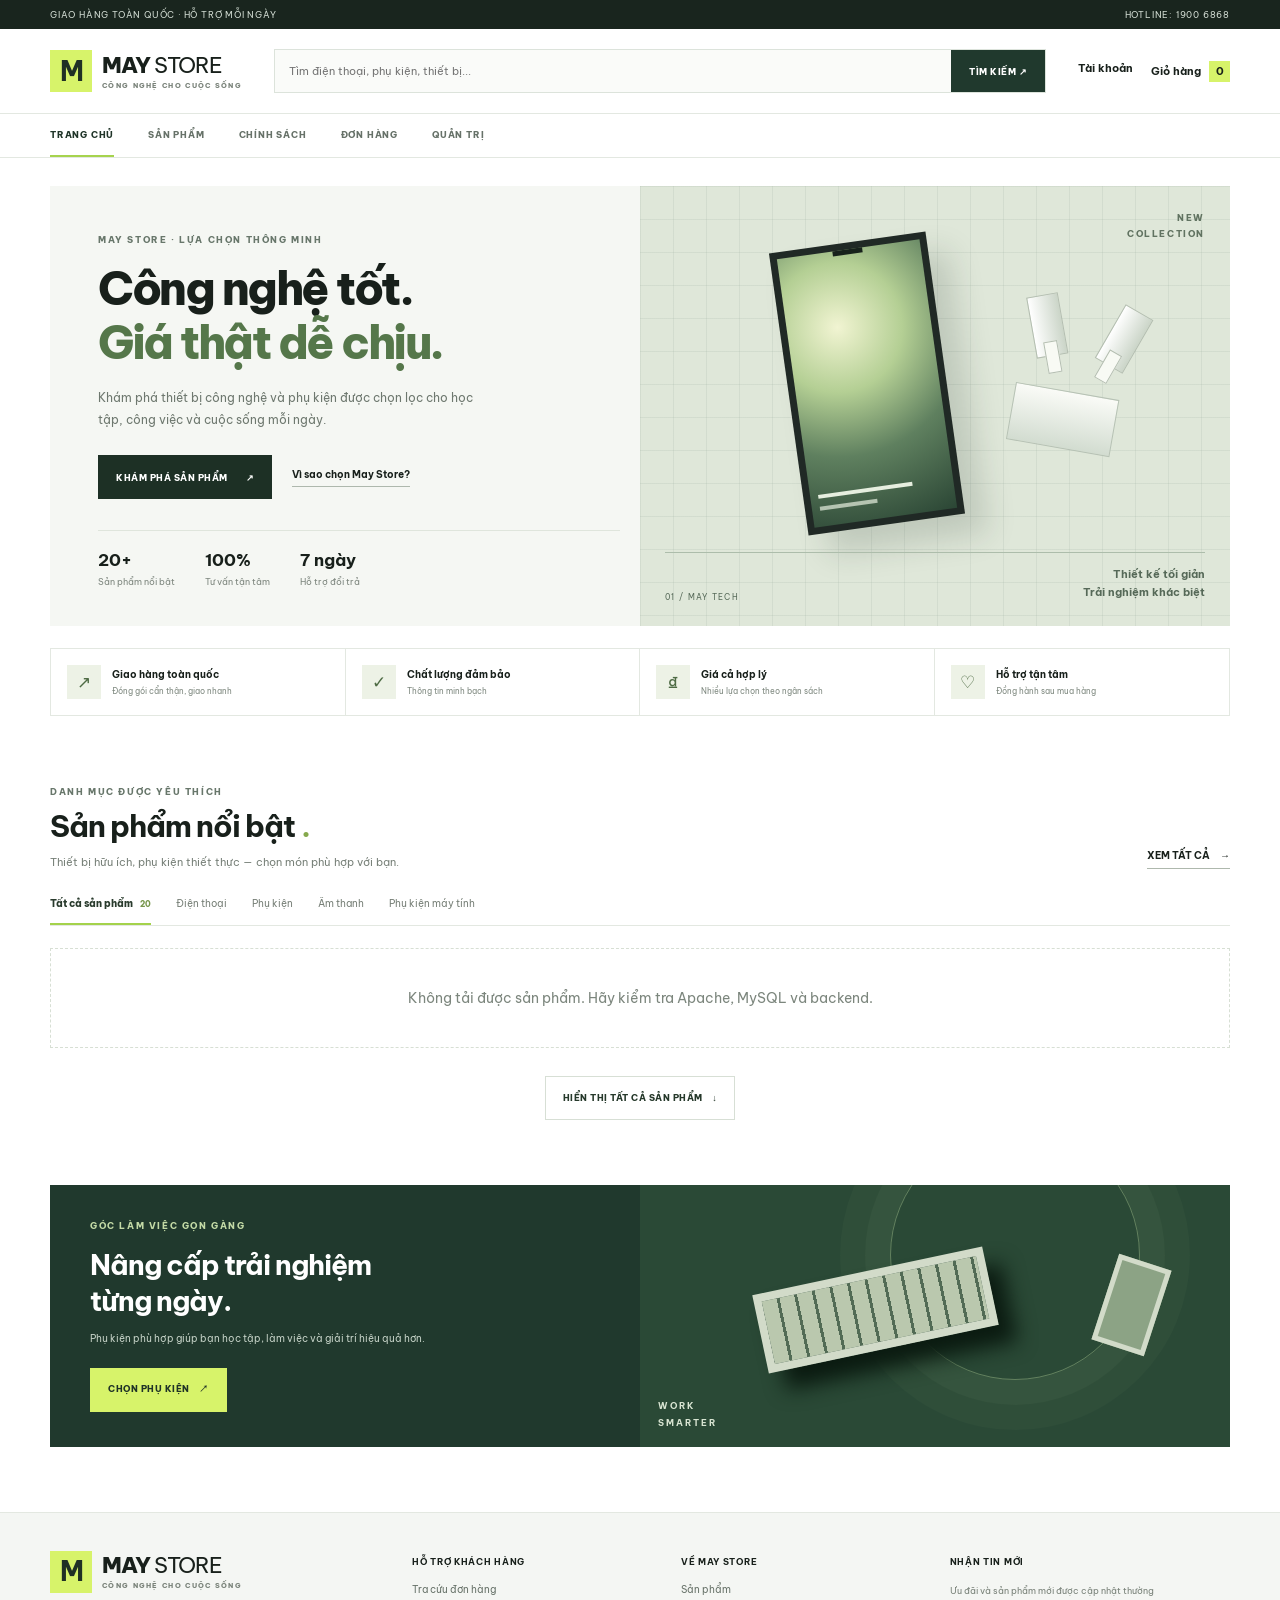
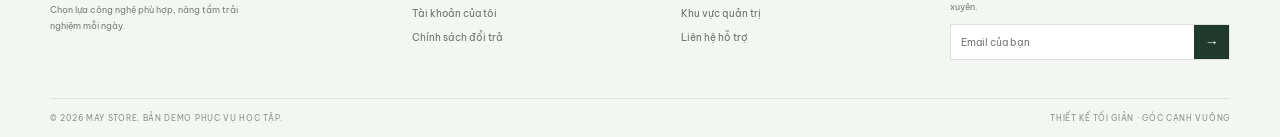
<file: frontend/index.html>
<!DOCTYPE html>
<html lang="vi">
 <head>
  <meta charset="utf-8"/>
  <meta content="width=device-width, initial-scale=1" name="viewport"/>
  <meta content="May Store - cửa hàng thiết bị công nghệ" name="description"/>
  <title>
   May Store | Công nghệ cho cuộc sống
  </title>
  <link href="assets/css/style.css" rel="stylesheet"/>
 </head>
 <body>
  <header>
   <div class="topbar">
    <div class="wrap topbar-in">
     <span>
      GIAO HÀNG TOÀN QUỐC · HỖ TRỢ MỖI NGÀY
     </span>
     <span>
      HOTLINE: 1900 6868
     </span>
    </div>
   </div>
   <div class="wrap head">
    <a class="brand" href="index.html">
     <b class="brand-mark">
      M
     </b>
     <span>
      MAY
      <span class="light">
       STORE
      </span>
      <small>
       CÔNG NGHỆ CHO CUỘC SỐNG
      </small>
     </span>
    </a>
    <form class="search" id="search-form">
     <input aria-label="Tìm sản phẩm" id="search-input" placeholder="Tìm điện thoại, phụ kiện, thiết bị..."/>
     <button>
      TÌM KIẾM ↗
     </button>
    </form>
    <div class="head-links">
     <a href="login.html">
      Tài khoản
     </a>
     <a href="cart.html">
      Giỏ hàng
      <b id="cart-count">
       0
      </b>
     </a>
    </div>
   </div>
   <nav>
    <div class="wrap nav-in">
     <a class="chosen" href="index.html">
      TRANG CHỦ
     </a>
     <a href="#products">
      SẢN PHẨM
     </a>
     <a href="#benefits">
      CHÍNH SÁCH
     </a>
     <a href="orders.html">
      ĐƠN HÀNG
     </a>
     <a href="admin/dashboard.html">
      QUẢN TRỊ
     </a>
    </div>
   </nav>
  </header>
  <main>
   <section class="hero wrap">
    <div class="hero-copy">
     <p class="eyebrow">
      MAY STORE · LỰA CHỌN THÔNG MINH
     </p>
     <h1>
      Công nghệ tốt.
      <br/>
      <span>
       Giá thật dễ chịu.
      </span>
     </h1>
     <p class="intro">
      Khám phá thiết bị công nghệ và phụ kiện được chọn lọc cho học tập, công việc và cuộc sống mỗi ngày.
     </p>
     <div class="hero-actions">
      <a class="btn dark" href="#products">
       KHÁM PHÁ SẢN PHẨM
       <b>
        ↗
       </b>
      </a>
      <a class="under-link" href="#benefits">
       Vì sao chọn May Store?
      </a>
     </div>
     <div class="stats">
      <div>
       <b>
        20+
       </b>
       <small>
        Sản phẩm nổi bật
       </small>
      </div>
      <div>
       <b>
        100%
       </b>
       <small>
        Tư vấn tận tâm
       </small>
      </div>
      <div>
       <b>
        7 ngày
       </b>
       <small>
        Hỗ trợ đổi trả
       </small>
      </div>
     </div>
    </div>
    <div class="hero-art">
     <div class="grid-pattern">
     </div>
     <span class="art-top">
      NEW
      <br/>
      COLLECTION
     </span>
     <div class="phone">
      <div class="phone-orb">
      </div>
      <i>
      </i>
      <em>
      </em>
     </div>
     <div class="buds">
      <i>
      </i>
      <i>
      </i>
      <b>
      </b>
     </div>
     <div class="art-bottom">
      <small>
       01 / MAY TECH
      </small>
      <b>
       Thiết kế tối giản
       <br/>
       Trải nghiệm khác biệt
      </b>
     </div>
    </div>
   </section>
   <section class="wrap benefits" id="benefits">
    <div>
     <i>
      ↗
     </i>
     <p>
      <b>
       Giao hàng toàn quốc
      </b>
      <small>
       Đóng gói cẩn thận, giao nhanh
      </small>
     </p>
    </div>
    <div>
     <i>
      ✓
     </i>
     <p>
      <b>
       Chất lượng đảm bảo
      </b>
      <small>
       Thông tin minh bạch
      </small>
     </p>
    </div>
    <div>
     <i>
      ₫
     </i>
     <p>
      <b>
       Giá cả hợp lý
      </b>
      <small>
       Nhiều lựa chọn theo ngân sách
      </small>
     </p>
    </div>
    <div>
     <i>
      ♡
     </i>
     <p>
      <b>
       Hỗ trợ tận tâm
      </b>
      <small>
       Đồng hành sau mua hàng
      </small>
     </p>
    </div>
   </section>
   <section class="wrap products" id="products">
    <div class="section-head">
     <div>
      <p class="eyebrow">
       DANH MỤC ĐƯỢC YÊU THÍCH
      </p>
      <h2>
       Sản phẩm nổi bật
       <span>
        .
       </span>
      </h2>
      <p class="sub">
       Thiết bị hữu ích, phụ kiện thiết thực — chọn món phù hợp với bạn.
      </p>
     </div>
     <a class="under-link" href="#products">
      XEM TẤT CẢ　→
     </a>
    </div>
    <div class="tabs" id="category-tabs">
     <button class="active" data-category="Tất cả">
      Tất cả sản phẩm
      <small>
       20
      </small>
     </button>
     <button data-category="Điện thoại">
      Điện thoại
     </button>
     <button data-category="Phụ kiện">
      Phụ kiện
     </button>
     <button data-category="Âm thanh">
      Âm thanh
     </button>
     <button data-category="Phụ kiện máy tính">
      Phụ kiện máy tính
     </button>
    </div>
    <div class="product-grid" id="product-grid">
    </div>
    <div class="center">
     <button class="btn outline" id="show-all">
      HIỂN THỊ TẤT CẢ SẢN PHẨM　↓
     </button>
    </div>
   </section>
   <section class="wrap promo">
    <div>
     <p class="eyebrow">
      GÓC LÀM VIỆC GỌN GÀNG
     </p>
     <h2>
      Nâng cấp trải nghiệm
      <br/>
      từng ngày.
     </h2>
     <p>
      Phụ kiện phù hợp giúp bạn học tập, làm việc và giải trí hiệu quả hơn.
     </p>
     <a class="btn lime" href="#products">
      CHỌN PHỤ KIỆN　↗
     </a>
    </div>
    <div class="promo-art">
     <div class="ring">
     </div>
     <div class="keyboard">
     </div>
     <div class="mouse">
     </div>
     <b>
      WORK
      <br/>
      SMARTER
     </b>
    </div>
   </section>
  </main>
  <footer>
   <div class="wrap footer-grid">
    <div>
     <a class="brand" href="index.html">
      <b class="brand-mark">
       M
      </b>
      <span>
       MAY
       <span class="light">
        STORE
       </span>
       <small>
        CÔNG NGHỆ CHO CUỘC SỐNG
       </small>
      </span>
     </a>
     <p>
      Chọn lựa công nghệ phù hợp, nâng tầm trải nghiệm mỗi ngày.
     </p>
    </div>
    <div>
     <b>
      HỖ TRỢ KHÁCH HÀNG
     </b>
     <a href="orders.html">
      Tra cứu đơn hàng
     </a>
     <a href="profile.html">
      Tài khoản của tôi
     </a>
     <a href="#benefits">
      Chính sách đổi trả
     </a>
    </div>
    <div>
     <b>
      VỀ MAY STORE
     </b>
     <a href="#products">
      Sản phẩm
     </a>
     <a href="admin/dashboard.html">
      Khu vực quản trị
     </a>
     <a href="mailto:hotro@maystore.local">
      Liên hệ hỗ trợ
     </a>
    </div>
    <div>
     <b>
      NHẬN TIN MỚI
     </b>
     <p>
      Ưu đãi và sản phẩm mới được cập nhật thường xuyên.
     </p>
     <form id="newsletter">
      <input placeholder="Email của bạn" required="" type="email"/>
      <button>
       →
      </button>
     </form>
    </div>
   </div>
   <div class="wrap foot-bottom">
    <span>
     © 2026 MAY STORE. BẢN DEMO PHỤC VỤ HỌC TẬP.
    </span>
    <span>
     THIẾT KẾ TỐI GIẢN · GÓC CẠNH VUÔNG
    </span>
   </div>
  </footer>
  <div class="toast" id="toast">
  </div>
  <script src="assets/js/main.js">
  </script>
 </body>
</html>
</file>
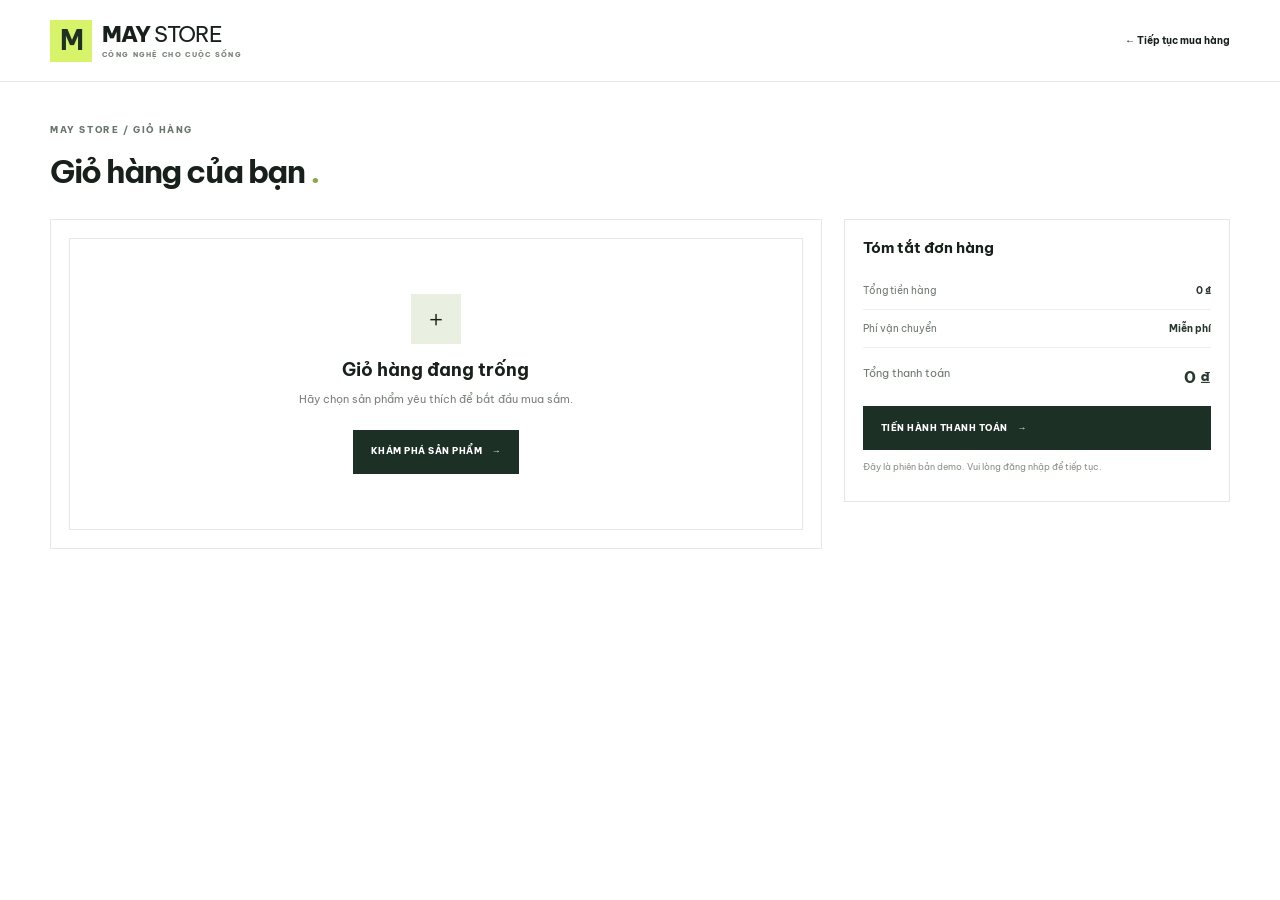
<file: frontend/cart.html>
<!DOCTYPE html>
<html lang="vi">
 <head>
  <meta charset="utf-8"/>
  <meta content="width=device-width,initial-scale=1" name="viewport"/>
  <title>
   Giỏ hàng | May Store
  </title>
  <link href="assets/css/style.css" rel="stylesheet"/>
  <link href="assets/css/pages.css" rel="stylesheet"/>
 </head>
 <body>
  <header class="simple-head">
   <a class="brand" href="index.html">
    <b class="brand-mark">
     M
    </b>
    <span>
     MAY
     <span class="light">
      STORE
     </span>
     <small>
      CÔNG NGHỆ CHO CUỘC SỐNG
     </small>
    </span>
   </a>
   <a href="index.html">
    ← Tiếp tục mua hàng
   </a>
  </header>
  <main class="page-wrap">
   <p class="eyebrow">
    MAY STORE / GIỎ HÀNG
   </p>
   <h1 class="page-title">
    Giỏ hàng của bạn
    <span>
     .
    </span>
   </h1>
   <div class="cart-layout">
    <section class="cart-table" id="cart-table">
    </section>
    <aside class="summary-panel">
     <h2>
      Tóm tắt đơn hàng
     </h2>
     <div class="summary-row">
      <span>
       Tổng tiền hàng
      </span>
      <b id="cart-subtotal">
       0 ₫
      </b>
     </div>
     <div class="summary-row">
      <span>
       Phí vận chuyển
      </span>
      <b>
       Miễn phí
      </b>
     </div>
     <div class="summary-row total">
      <span>
       Tổng thanh toán
      </span>
      <b id="cart-total">
       0 ₫
      </b>
     </div>
     <button class="btn dark full" id="checkout-btn">
      TIẾN HÀNH THANH TOÁN　→
     </button>
     <p class="summary-note">
      Đây là phiên bản demo. Vui lòng đăng nhập để tiếp tục.
     </p>
    </aside>
   </div>
  </main>
  <script src="assets/js/pages.js">
  </script>
 </body>
</html>
</file>
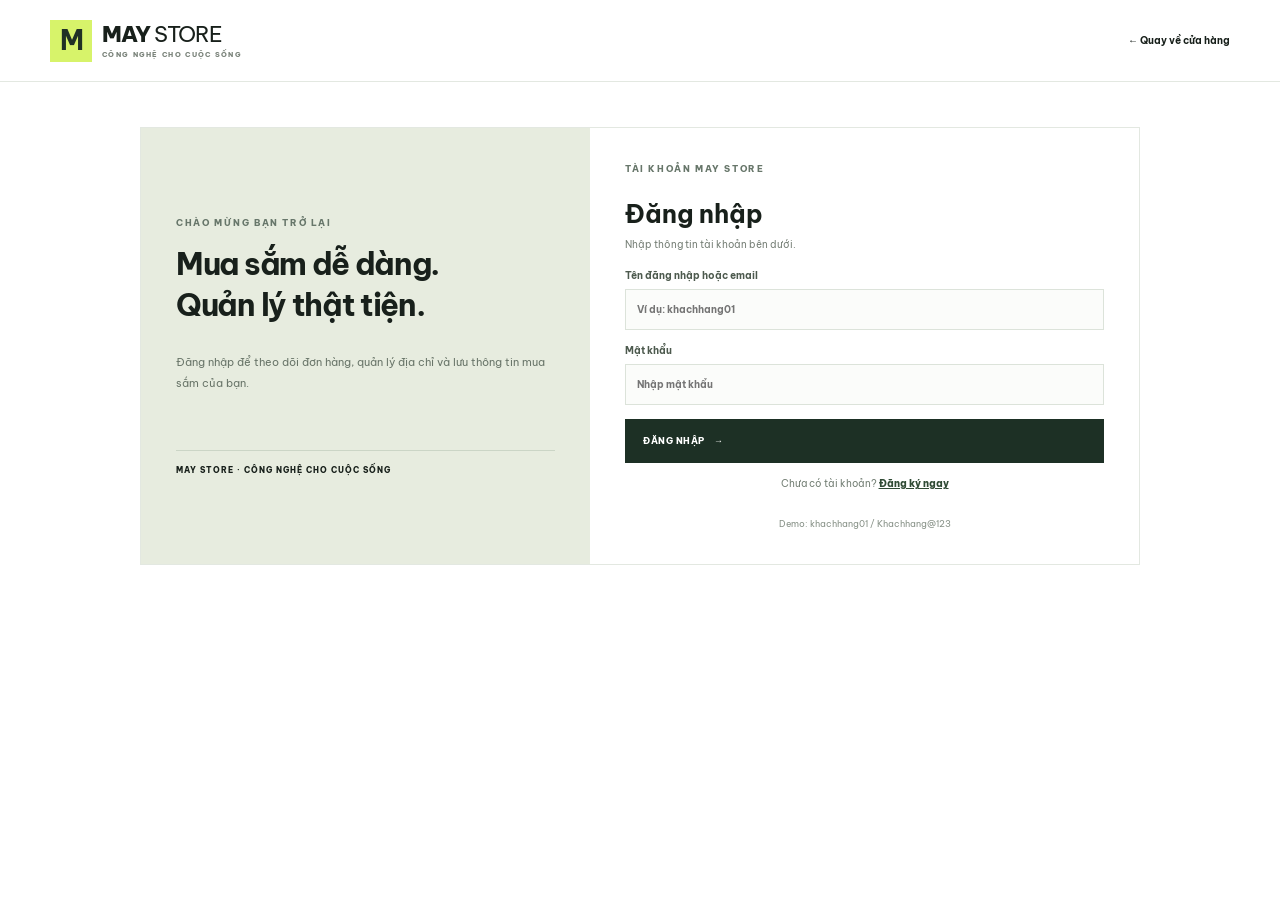
<file: frontend/login.html>
<!DOCTYPE html>
<html lang="vi">
 <head>
  <meta charset="utf-8"/>
  <meta content="width=device-width,initial-scale=1" name="viewport"/>
  <title>
   Đăng nhập | May Store
  </title>
  <link href="assets/css/style.css" rel="stylesheet"/>
  <link href="assets/css/pages.css" rel="stylesheet"/>
 </head>
 <body>
  <header class="simple-head">
   <a class="brand" href="index.html">
    <b class="brand-mark">
     M
    </b>
    <span>
     MAY
     <span class="light">
      STORE
     </span>
     <small>
      CÔNG NGHỆ CHO CUỘC SỐNG
     </small>
    </span>
   </a>
   <a href="index.html">
    ← Quay về cửa hàng
   </a>
  </header>
  <main class="auth-wrap">
   <section class="auth-side">
    <p class="eyebrow">
     CHÀO MỪNG BẠN TRỞ LẠI
    </p>
    <h1>
     Mua sắm dễ dàng.
     <br/>
     Quản lý thật tiện.
    </h1>
    <p>
     Đăng nhập để theo dõi đơn hàng, quản lý địa chỉ và lưu thông tin mua sắm của bạn.
    </p>
    <div class="auth-note">
     MAY STORE · CÔNG NGHỆ CHO CUỘC SỐNG
    </div>
   </section>
   <form class="form-panel" id="login-form">
    <p class="eyebrow">
     TÀI KHOẢN MAY STORE
    </p>
    <h2>
     Đăng nhập
    </h2>
    <p class="form-intro">
     Nhập thông tin tài khoản bên dưới.
    </p>
    <label>
     Tên đăng nhập hoặc email
     <input name="ten_dang_nhap" placeholder="Ví dụ: khachhang01" required=""/>
    </label>
    <label>
     Mật khẩu
     <input name="mat_khau" placeholder="Nhập mật khẩu" required="" type="password"/>
    </label>
    <button class="btn dark full">
     ĐĂNG NHẬP　→
    </button>
    <p class="form-foot">
     Chưa có tài khoản?
     <a href="register.html">
      Đăng ký ngay
     </a>
    </p>
    <p class="form-message" id="form-message">
    </p>
    <small class="demo-hint">
     Demo: khachhang01 / Khachhang@123
    </small>
   </form>
  </main>
  <script src="assets/js/pages.js">
  </script>
 </body>
</html>
</file>
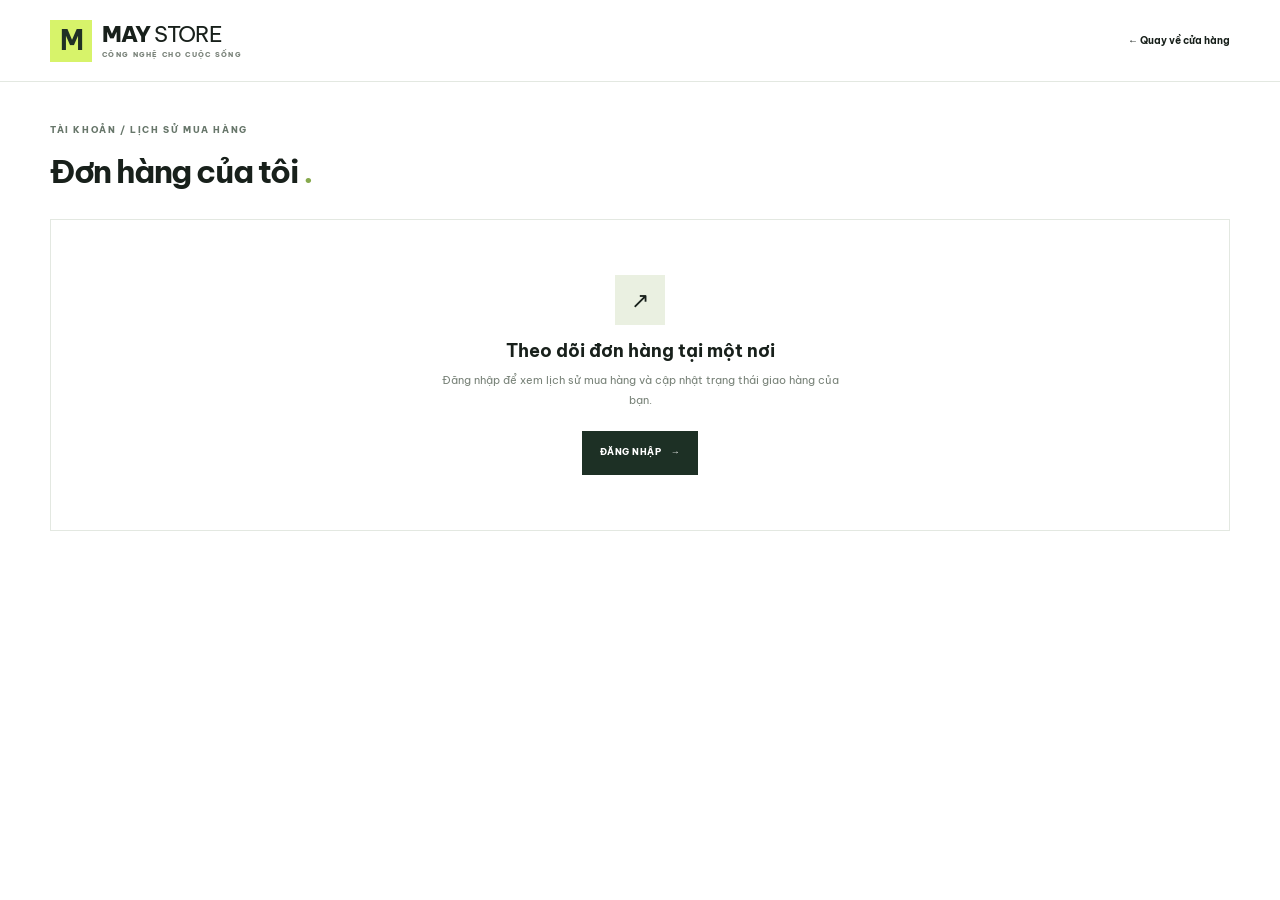
<file: frontend/orders.html>
<!DOCTYPE html>
<html lang="vi">
 <head>
  <meta charset="utf-8"/>
  <meta content="width=device-width,initial-scale=1" name="viewport"/>
  <title>
   Đơn hàng | May Store
  </title>
  <link href="assets/css/style.css" rel="stylesheet"/>
  <link href="assets/css/pages.css" rel="stylesheet"/>
 </head>
 <body>
  <header class="simple-head">
   <a class="brand" href="index.html">
    <b class="brand-mark">
     M
    </b>
    <span>
     MAY
     <span class="light">
      STORE
     </span>
     <small>
      CÔNG NGHỆ CHO CUỘC SỐNG
     </small>
    </span>
   </a>
   <a href="index.html">
    ← Quay về cửa hàng
   </a>
  </header>
  <main class="page-wrap">
   <p class="eyebrow">
    TÀI KHOẢN / LỊCH SỬ MUA HÀNG
   </p>
   <h1 class="page-title">
    Đơn hàng của tôi
    <span>
     .
    </span>
   </h1>
   <div class="empty-panel">
    <div class="empty-icon">
     ↗
    </div>
    <h2>
     Theo dõi đơn hàng tại một nơi
    </h2>
    <p>
     Đăng nhập để xem lịch sử mua hàng và cập nhật trạng thái giao hàng của bạn.
    </p>
    <a class="btn dark" href="login.html">
     ĐĂNG NHẬP　→
    </a>
   </div>
  </main>
 </body>
</html>
</file>
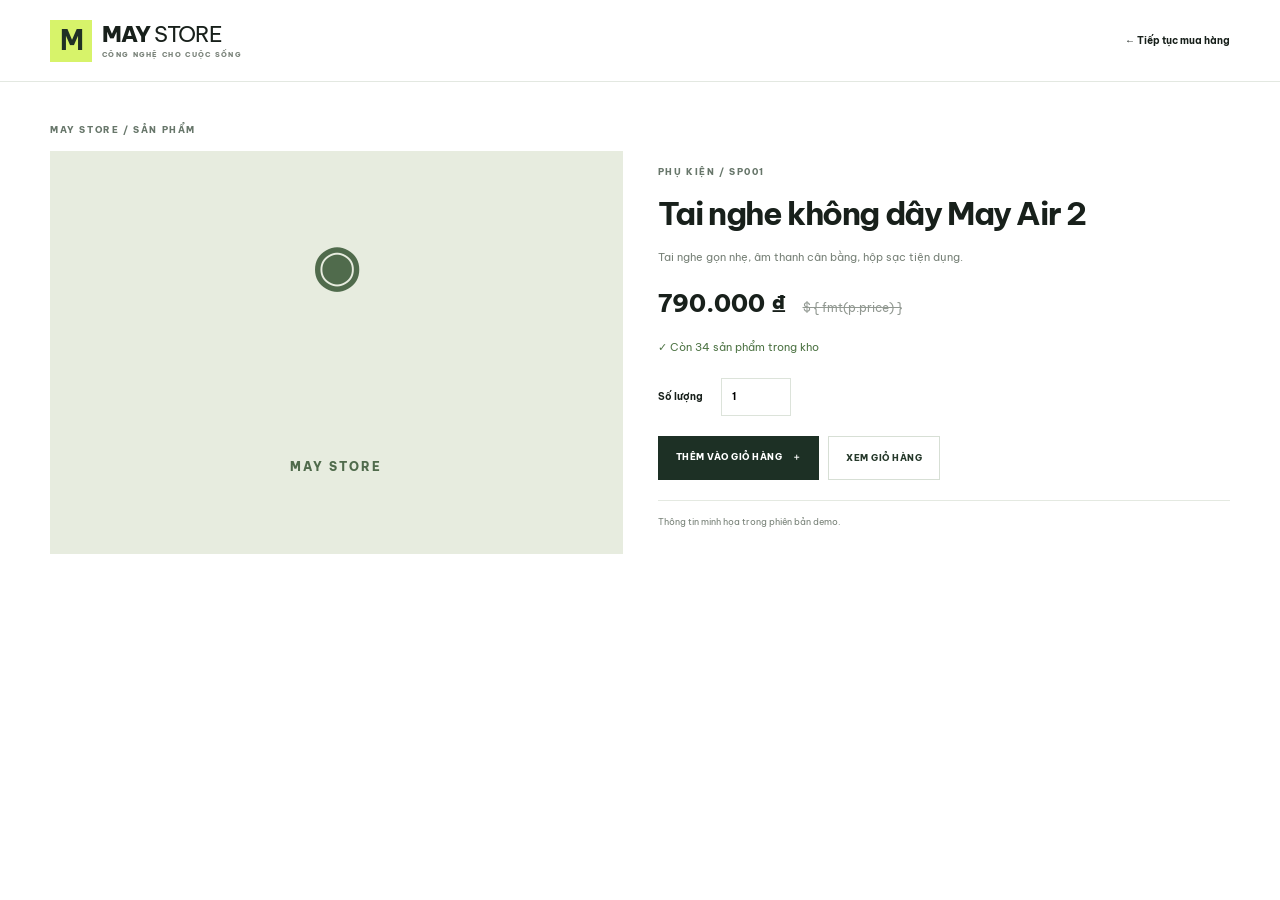
<file: frontend/product_detail.html>
<!DOCTYPE html>
<html lang="vi">
 <head>
  <meta charset="utf-8"/>
  <meta content="width=device-width,initial-scale=1" name="viewport"/>
  <title>
   Chi tiết sản phẩm | May Store
  </title>
  <link href="assets/css/style.css" rel="stylesheet"/>
  <link href="assets/css/pages.css" rel="stylesheet"/>
 </head>
 <body>
  <header class="simple-head">
   <a class="brand" href="index.html">
    <b class="brand-mark">
     M
    </b>
    <span>
     MAY
     <span class="light">
      STORE
     </span>
     <small>
      CÔNG NGHỆ CHO CUỘC SỐNG
     </small>
    </span>
   </a>
   <a href="index.html">
    ← Tiếp tục mua hàng
   </a>
  </header>
  <main class="page-wrap">
   <p class="eyebrow">
    MAY STORE / SẢN PHẨM
   </p>
   <div id="detail-root">
   </div>
  </main>
  <script src="assets/js/product-detail.js">
  </script>
 </body>
</html>
</file>
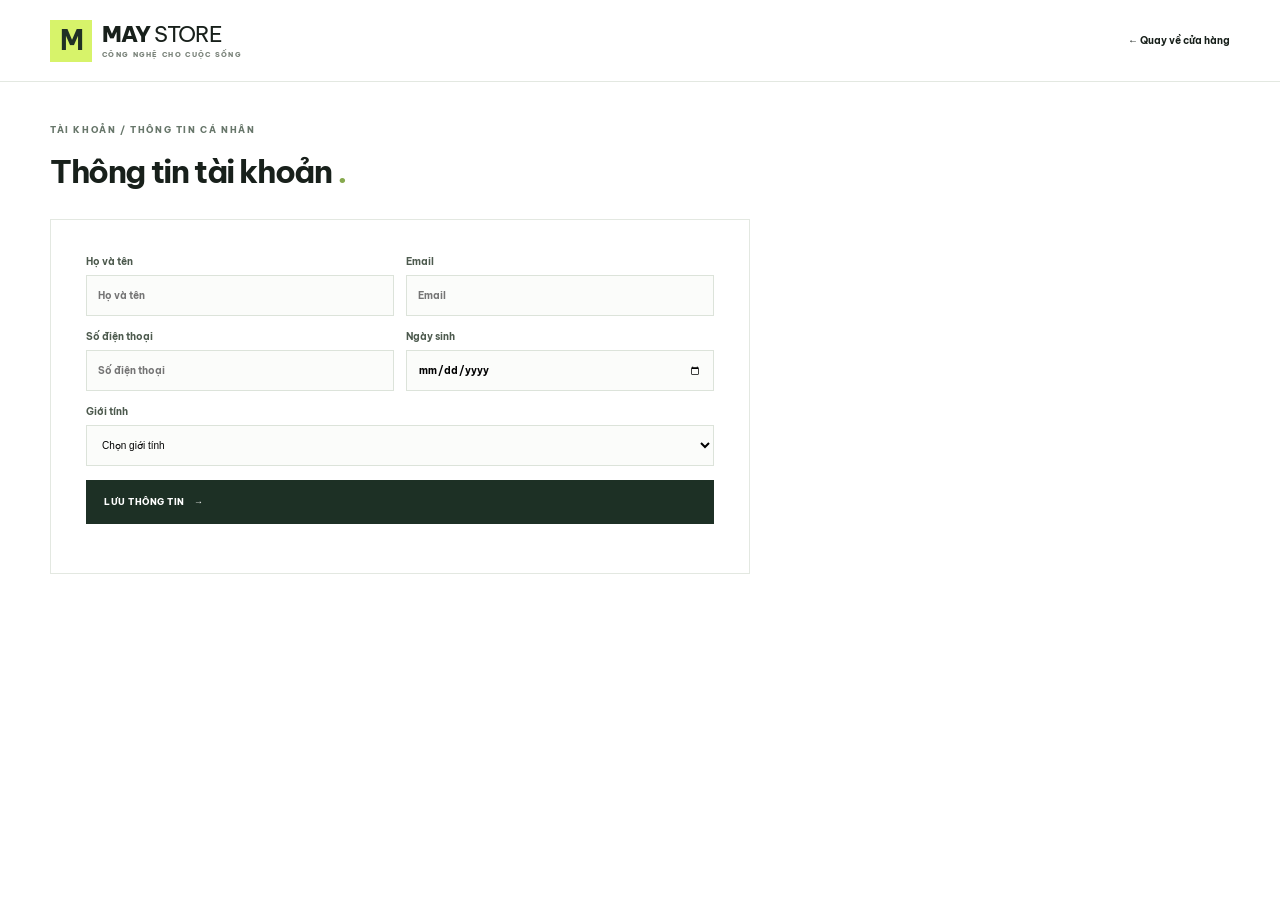
<file: frontend/profile.html>
<!DOCTYPE html>
<html lang="vi">
 <head>
  <meta charset="utf-8"/>
  <meta content="width=device-width,initial-scale=1" name="viewport"/>
  <title>
   Tài khoản | May Store
  </title>
  <link href="assets/css/style.css" rel="stylesheet"/>
  <link href="assets/css/pages.css" rel="stylesheet"/>
 </head>
 <body>
  <header class="simple-head">
   <a class="brand" href="index.html">
    <b class="brand-mark">
     M
    </b>
    <span>
     MAY
     <span class="light">
      STORE
     </span>
     <small>
      CÔNG NGHỆ CHO CUỘC SỐNG
     </small>
    </span>
   </a>
   <a href="index.html">
    ← Quay về cửa hàng
   </a>
  </header>
  <main class="page-wrap">
   <p class="eyebrow">
    TÀI KHOẢN / THÔNG TIN CÁ NHÂN
   </p>
   <h1 class="page-title">
    Thông tin tài khoản
    <span>
     .
    </span>
   </h1>
   <form class="form-panel profile-panel" id="profile-form">
    <div class="form-two">
     <label>
      Họ và tên
      <input name="ho_ten" placeholder="Họ và tên" required=""/>
     </label>
     <label>
      Email
      <input name="email" placeholder="Email" required="" type="email"/>
     </label>
    </div>
    <div class="form-two">
     <label>
      Số điện thoại
      <input name="so_dien_thoai" placeholder="Số điện thoại"/>
     </label>
     <label>
      Ngày sinh
      <input name="ngay_sinh" type="date"/>
     </label>
    </div>
    <label>
     Giới tính
     <select name="gioi_tinh">
      <option value="">
       Chọn giới tính
      </option>
      <option>
       Nam
      </option>
      <option>
       Nữ
      </option>
      <option>
       Khác
      </option>
     </select>
    </label>
    <button class="btn dark">
     LƯU THÔNG TIN　→
    </button>
    <p class="form-message" id="form-message">
    </p>
   </form>
  </main>
  <script src="assets/js/pages.js">
  </script>
 </body>
</html>
</file>
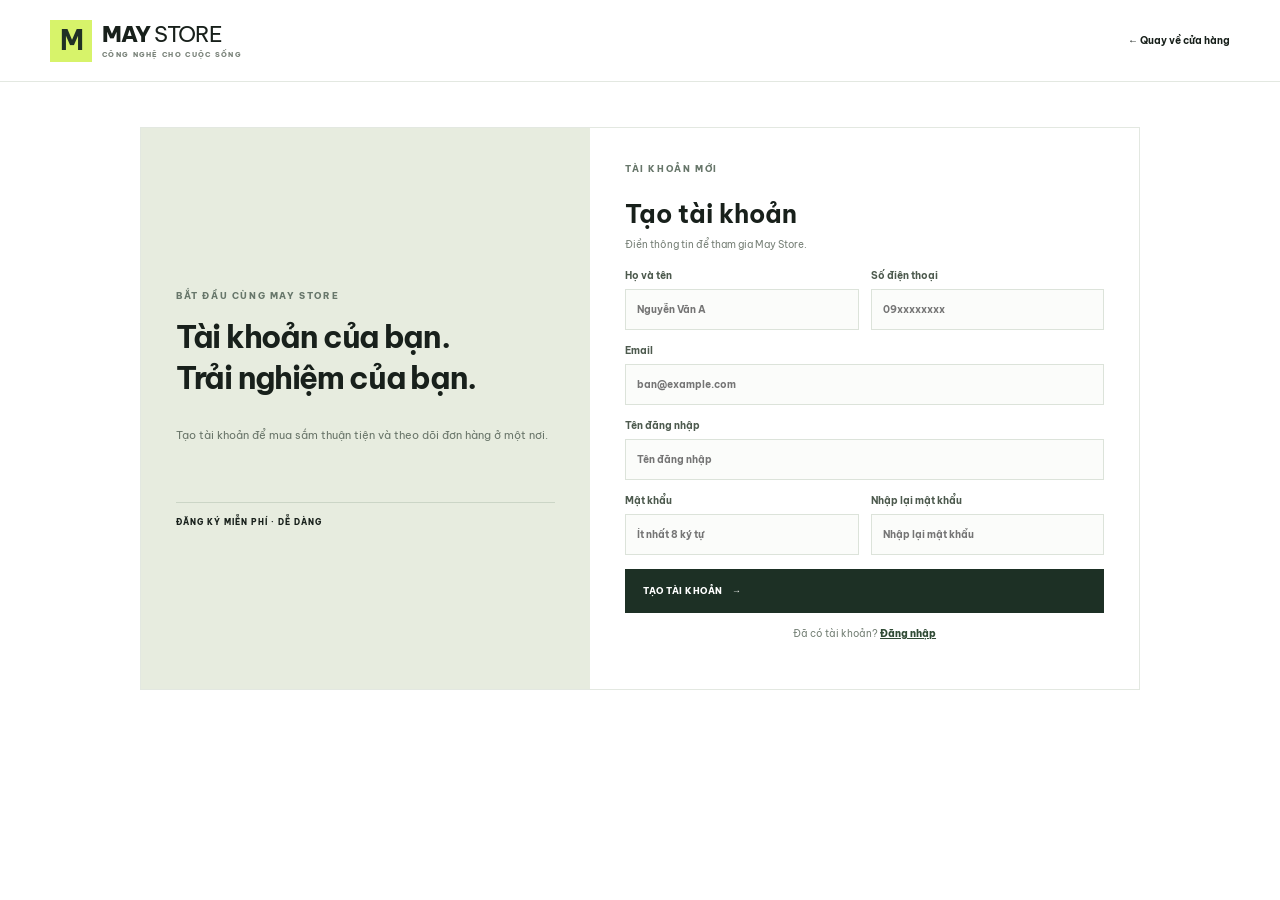
<file: frontend/register.html>
<!DOCTYPE html>
<html lang="vi">
 <head>
  <meta charset="utf-8"/>
  <meta content="width=device-width,initial-scale=1" name="viewport"/>
  <title>
   Đăng ký | May Store
  </title>
  <link href="assets/css/style.css" rel="stylesheet"/>
  <link href="assets/css/pages.css" rel="stylesheet"/>
 </head>
 <body>
  <header class="simple-head">
   <a class="brand" href="index.html">
    <b class="brand-mark">
     M
    </b>
    <span>
     MAY
     <span class="light">
      STORE
     </span>
     <small>
      CÔNG NGHỆ CHO CUỘC SỐNG
     </small>
    </span>
   </a>
   <a href="index.html">
    ← Quay về cửa hàng
   </a>
  </header>
  <main class="auth-wrap">
   <section class="auth-side">
    <p class="eyebrow">
     BẮT ĐẦU CÙNG MAY STORE
    </p>
    <h1>
     Tài khoản của bạn.
     <br/>
     Trải nghiệm của bạn.
    </h1>
    <p>
     Tạo tài khoản để mua sắm thuận tiện và theo dõi đơn hàng ở một nơi.
    </p>
    <div class="auth-note">
     ĐĂNG KÝ MIỄN PHÍ · DỄ DÀNG
    </div>
   </section>
   <form class="form-panel" id="register-form">
    <p class="eyebrow">
     TÀI KHOẢN MỚI
    </p>
    <h2>
     Tạo tài khoản
    </h2>
    <p class="form-intro">
     Điền thông tin để tham gia May Store.
    </p>
    <div class="form-two">
     <label>
      Họ và tên
      <input name="ho_ten" placeholder="Nguyễn Văn A" required=""/>
     </label>
     <label>
      Số điện thoại
      <input name="so_dien_thoai" placeholder="09xxxxxxxx"/>
     </label>
    </div>
    <label>
     Email
     <input name="email" placeholder="ban@example.com" required="" type="email"/>
    </label>
    <label>
     Tên đăng nhập
     <input minlength="4" name="ten_dang_nhap" placeholder="Tên đăng nhập" required=""/>
    </label>
    <div class="form-two">
     <label>
      Mật khẩu
      <input minlength="8" name="mat_khau" placeholder="Ít nhất 8 ký tự" required="" type="password"/>
     </label>
     <label>
      Nhập lại mật khẩu
      <input minlength="8" name="xac_nhan" placeholder="Nhập lại mật khẩu" required="" type="password"/>
     </label>
    </div>
    <button class="btn dark full">
     TẠO TÀI KHOẢN　→
    </button>
    <p class="form-foot">
     Đã có tài khoản?
     <a href="login.html">
      Đăng nhập
     </a>
    </p>
    <p class="form-message" id="form-message">
    </p>
   </form>
  </main>
  <script src="assets/js/pages.js">
  </script>
 </body>
</html>
</file>
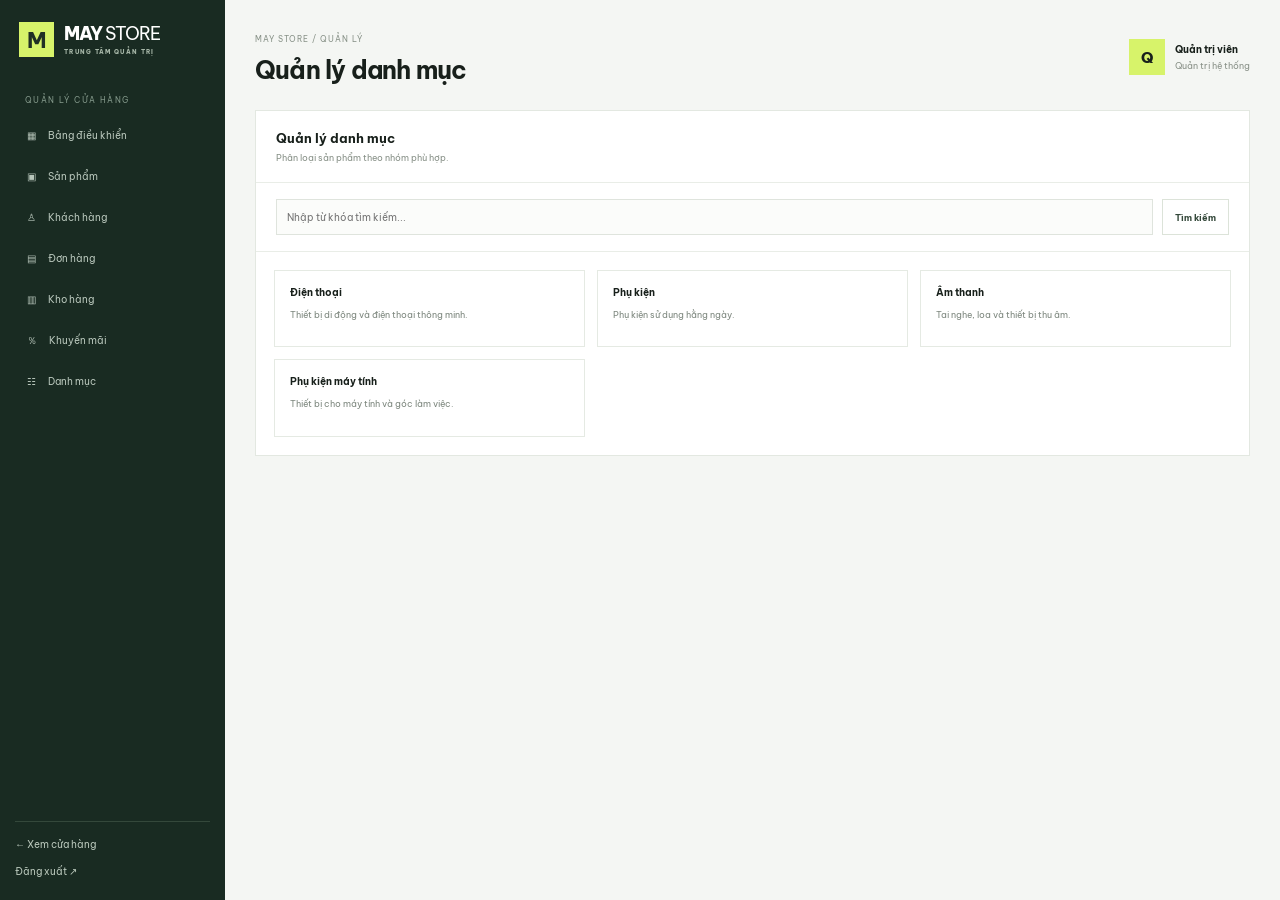
<file: frontend/admin/categories.html>
<!DOCTYPE html>
<html lang="vi">
 <head>
  <meta charset="utf-8"/>
  <meta content="width=device-width,initial-scale=1" name="viewport"/>
  <title>
   Quản lý danh mục | May Store
  </title>
  <link href="../assets/css/style.css" rel="stylesheet"/>
  <link href="../assets/css/admin.css" rel="stylesheet"/>
 </head>
 <body class="admin-body">
  <aside class="admin-sidebar">
   <a class="brand" href="../index.html">
    <b class="brand-mark">
     M
    </b>
    <span>
     MAY
     <span class="light">
      STORE
     </span>
     <small>
      TRUNG TÂM QUẢN TRỊ
     </small>
    </span>
   </a>
   <p class="side-label">
    QUẢN LÝ CỬA HÀNG
   </p>
   <a class="side-link" href="dashboard.html">
    ▦　 Bảng điều khiển
   </a>
   <a class="side-link" href="products.html">
    ▣　 Sản phẩm
   </a>
   <a class="side-link" href="customers.html">
    ♙　 Khách hàng
   </a>
   <a class="side-link" href="orders.html">
    ▤　 Đơn hàng
   </a>
   <a class="side-link" href="inventory.html">
    ▥　 Kho hàng
   </a>
   <a class="side-link" href="promotions.html">
    ％　 Khuyến mãi
   </a>
   <a class="side-link" href="categories.html">
    ☷　 Danh mục
   </a>
   <div class="sidebar-bottom">
    <a href="../index.html">
     ← Xem cửa hàng
    </a>
    <button id="admin-logout">
     Đăng xuất ↗
    </button>
   </div>
  </aside>
  <main class="admin-main">
   <header class="admin-top">
    <div>
     <span class="breadcrumb">
      MAY STORE / QUẢN LÝ
     </span>
     <h1>
      Quản lý danh mục
     </h1>
    </div>
    <div class="admin-user">
     <span class="admin-avatar">
      Q
     </span>
     <span>
      <b>
       Quản trị viên
      </b>
      <small>
       Quản trị hệ thống
      </small>
     </span>
    </div>
   </header>
   <section class="admin-panel standalone-panel">
    <div class="panel-head">
     <div>
      <h2>
       Quản lý danh mục
      </h2>
      <p>
       Phân loại sản phẩm theo nhóm phù hợp.
      </p>
     </div>
    </div>
    <div class="toolbar">
     <input id="admin-generic-search" placeholder="Nhập từ khóa tìm kiếm..."/>
     <button class="admin-secondary" id="generic-search-btn">
      Tìm kiếm
     </button>
    </div>
    <div id="admin-generic-content">
    </div>
   </section>
  </main>
  <script src="../assets/js/admin.js">
  </script>
 </body>
</html>
</file>
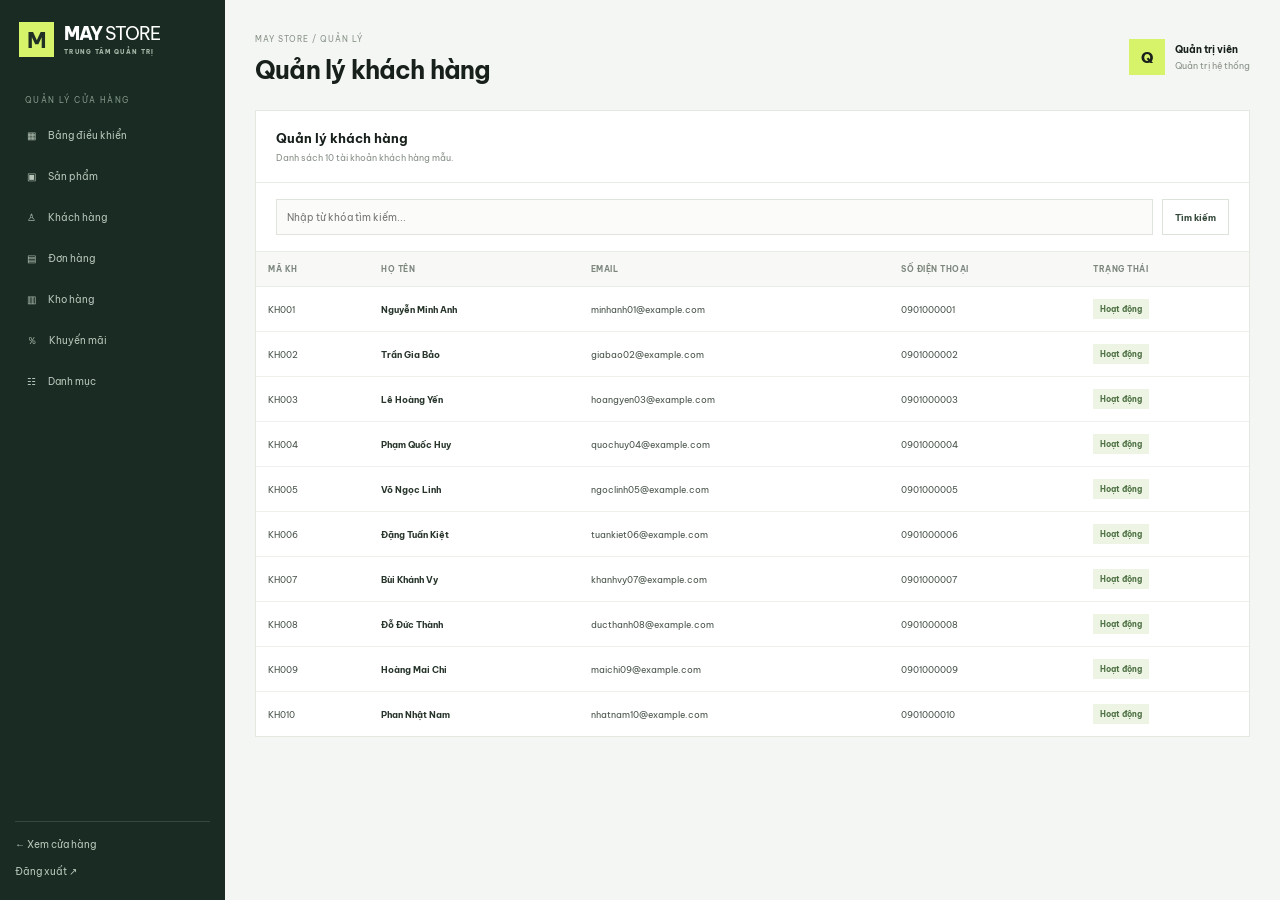
<file: frontend/admin/customers.html>
<!DOCTYPE html>
<html lang="vi">
 <head>
  <meta charset="utf-8"/>
  <meta content="width=device-width,initial-scale=1" name="viewport"/>
  <title>
   Quản lý khách hàng | May Store
  </title>
  <link href="../assets/css/style.css" rel="stylesheet"/>
  <link href="../assets/css/admin.css" rel="stylesheet"/>
 </head>
 <body class="admin-body">
  <aside class="admin-sidebar">
   <a class="brand" href="../index.html">
    <b class="brand-mark">
     M
    </b>
    <span>
     MAY
     <span class="light">
      STORE
     </span>
     <small>
      TRUNG TÂM QUẢN TRỊ
     </small>
    </span>
   </a>
   <p class="side-label">
    QUẢN LÝ CỬA HÀNG
   </p>
   <a class="side-link" href="dashboard.html">
    ▦　 Bảng điều khiển
   </a>
   <a class="side-link" href="products.html">
    ▣　 Sản phẩm
   </a>
   <a class="side-link" href="customers.html">
    ♙　 Khách hàng
   </a>
   <a class="side-link" href="orders.html">
    ▤　 Đơn hàng
   </a>
   <a class="side-link" href="inventory.html">
    ▥　 Kho hàng
   </a>
   <a class="side-link" href="promotions.html">
    ％　 Khuyến mãi
   </a>
   <a class="side-link" href="categories.html">
    ☷　 Danh mục
   </a>
   <div class="sidebar-bottom">
    <a href="../index.html">
     ← Xem cửa hàng
    </a>
    <button id="admin-logout">
     Đăng xuất ↗
    </button>
   </div>
  </aside>
  <main class="admin-main">
   <header class="admin-top">
    <div>
     <span class="breadcrumb">
      MAY STORE / QUẢN LÝ
     </span>
     <h1>
      Quản lý khách hàng
     </h1>
    </div>
    <div class="admin-user">
     <span class="admin-avatar">
      Q
     </span>
     <span>
      <b>
       Quản trị viên
      </b>
      <small>
       Quản trị hệ thống
      </small>
     </span>
    </div>
   </header>
   <section class="admin-panel standalone-panel">
    <div class="panel-head">
     <div>
      <h2>
       Quản lý khách hàng
      </h2>
      <p>
       Danh sách 10 tài khoản khách hàng mẫu.
      </p>
     </div>
    </div>
    <div class="toolbar">
     <input id="admin-generic-search" placeholder="Nhập từ khóa tìm kiếm..."/>
     <button class="admin-secondary" id="generic-search-btn">
      Tìm kiếm
     </button>
    </div>
    <div id="admin-generic-content">
    </div>
   </section>
  </main>
  <script src="../assets/js/admin.js">
  </script>
 </body>
</html>
</file>
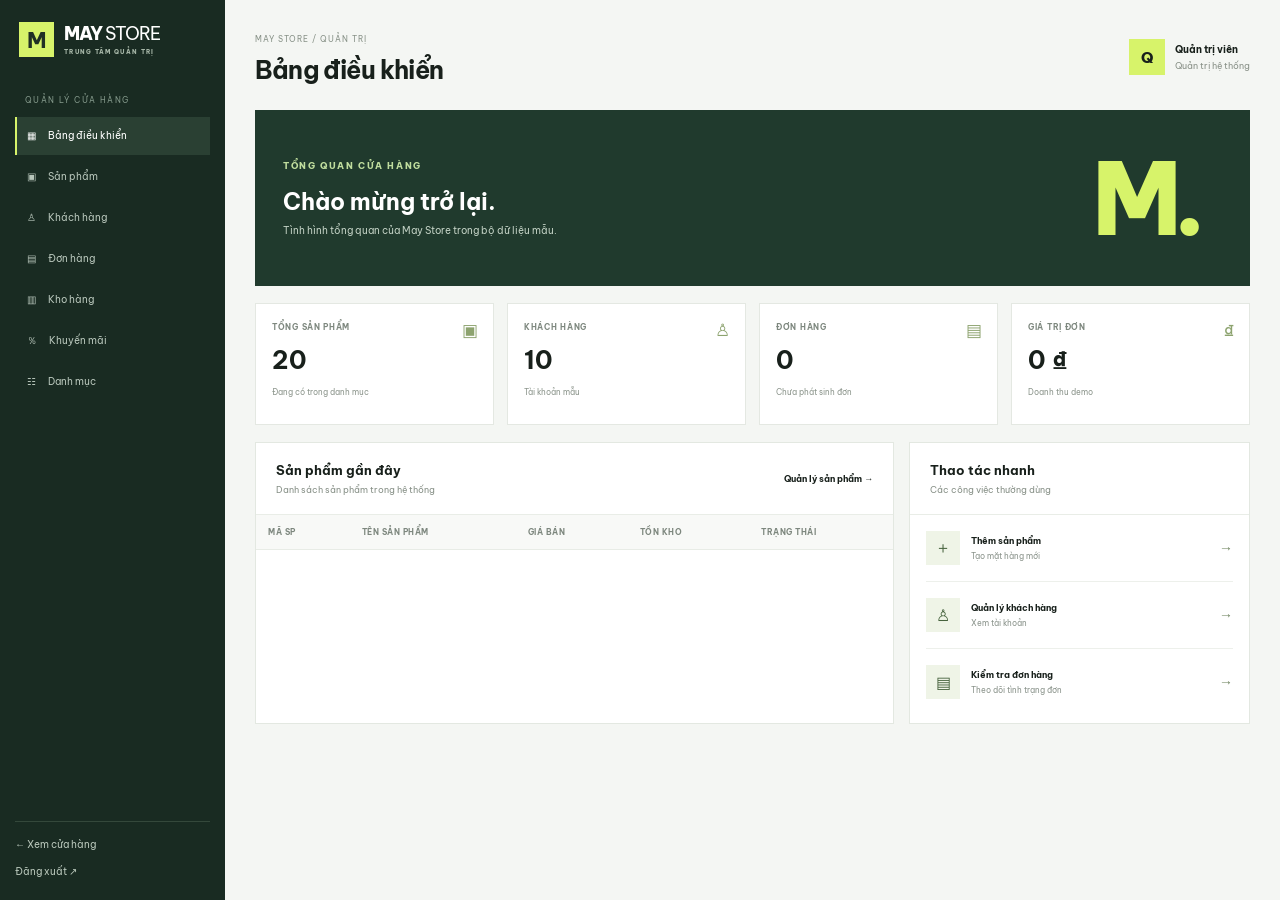
<file: frontend/admin/dashboard.html>
<!DOCTYPE html>
<html lang="vi">
 <head>
  <meta charset="utf-8"/>
  <meta content="width=device-width,initial-scale=1" name="viewport"/>
  <title>
   Quản trị | May Store
  </title>
  <link href="../assets/css/style.css" rel="stylesheet"/>
  <link href="../assets/css/admin.css" rel="stylesheet"/>
 </head>
 <body class="admin-body">
  <aside class="admin-sidebar">
   <a class="brand" href="../index.html">
    <b class="brand-mark">
     M
    </b>
    <span>
     MAY
     <span class="light">
      STORE
     </span>
     <small>
      TRUNG TÂM QUẢN TRỊ
     </small>
    </span>
   </a>
   <p class="side-label">
    QUẢN LÝ CỬA HÀNG
   </p>
   <a class="side-link active" href="dashboard.html">
    ▦　 Bảng điều khiển
   </a>
   <a class="side-link" href="products.html">
    ▣　 Sản phẩm
   </a>
   <a class="side-link" href="customers.html">
    ♙　 Khách hàng
   </a>
   <a class="side-link" href="orders.html">
    ▤　 Đơn hàng
   </a>
   <a class="side-link" href="inventory.html">
    ▥　 Kho hàng
   </a>
   <a class="side-link" href="promotions.html">
    ％　 Khuyến mãi
   </a>
   <a class="side-link" href="categories.html">
    ☷　 Danh mục
   </a>
   <div class="sidebar-bottom">
    <a href="../index.html">
     ← Xem cửa hàng
    </a>
    <button id="admin-logout">
     Đăng xuất ↗
    </button>
   </div>
  </aside>
  <main class="admin-main">
   <header class="admin-top">
    <div>
     <span class="breadcrumb">
      MAY STORE / QUẢN TRỊ
     </span>
     <h1>
      Bảng điều khiển
     </h1>
    </div>
    <div class="admin-user">
     <span class="admin-avatar">
      Q
     </span>
     <span>
      <b>
       Quản trị viên
      </b>
      <small>
       Quản trị hệ thống
      </small>
     </span>
    </div>
   </header>
   <section class="welcome-banner">
    <div>
     <p class="eyebrow">
      TỔNG QUAN CỬA HÀNG
     </p>
     <h2>
      Chào mừng trở lại.
     </h2>
     <p>
      Tình hình tổng quan của May Store trong bộ dữ liệu mẫu.
     </p>
    </div>
    <span class="welcome-mark">
     M.
    </span>
   </section>
   <section class="metric-grid">
    <article class="metric">
     <span>
      TỔNG SẢN PHẨM
     </span>
     <b>
      20
     </b>
     <small>
      Đang có trong danh mục
     </small>
     <i>
      ▣
     </i>
    </article>
    <article class="metric">
     <span>
      KHÁCH HÀNG
     </span>
     <b>
      10
     </b>
     <small>
      Tài khoản mẫu
     </small>
     <i>
      ♙
     </i>
    </article>
    <article class="metric">
     <span>
      ĐƠN HÀNG
     </span>
     <b>
      0
     </b>
     <small>
      Chưa phát sinh đơn
     </small>
     <i>
      ▤
     </i>
    </article>
    <article class="metric">
     <span>
      GIÁ TRỊ ĐƠN
     </span>
     <b>
      0 ₫
     </b>
     <small>
      Doanh thu demo
     </small>
     <i>
      ₫
     </i>
    </article>
   </section>
   <section class="admin-content-grid">
    <article class="admin-panel">
     <div class="panel-head">
      <div>
       <h2>
        Sản phẩm gần đây
       </h2>
       <p>
        Danh sách sản phẩm trong hệ thống
       </p>
      </div>
      <a href="products.html">
       Quản lý sản phẩm →
      </a>
     </div>
     <div class="table-wrap">
      <table>
       <thead>
        <tr>
         <th>
          MÃ SP
         </th>
         <th>
          TÊN SẢN PHẨM
         </th>
         <th>
          GIÁ BÁN
         </th>
         <th>
          TỒN KHO
         </th>
         <th>
          TRẠNG THÁI
         </th>
        </tr>
       </thead>
       <tbody id="dashboard-products">
       </tbody>
      </table>
     </div>
    </article>
    <article class="admin-panel quick-panel">
     <div class="panel-head">
      <div>
       <h2>
        Thao tác nhanh
       </h2>
       <p>
        Các công việc thường dùng
       </p>
      </div>
     </div>
     <a class="quick-action" href="products.html">
      <span>
       ＋
      </span>
      <div>
       <b>
        Thêm sản phẩm
       </b>
       <small>
        Tạo mặt hàng mới
       </small>
      </div>
      <strong>
       →
      </strong>
     </a>
     <a class="quick-action" href="customers.html">
      <span>
       ♙
      </span>
      <div>
       <b>
        Quản lý khách hàng
       </b>
       <small>
        Xem tài khoản
       </small>
      </div>
      <strong>
       →
      </strong>
     </a>
     <a class="quick-action" href="orders.html">
      <span>
       ▤
      </span>
      <div>
       <b>
        Kiểm tra đơn hàng
       </b>
       <small>
        Theo dõi tình trạng đơn
       </small>
      </div>
      <strong>
       →
      </strong>
     </a>
    </article>
   </section>
  </main>
  <script src="../assets/js/admin.js">
  </script>
 </body>
</html>
</file>
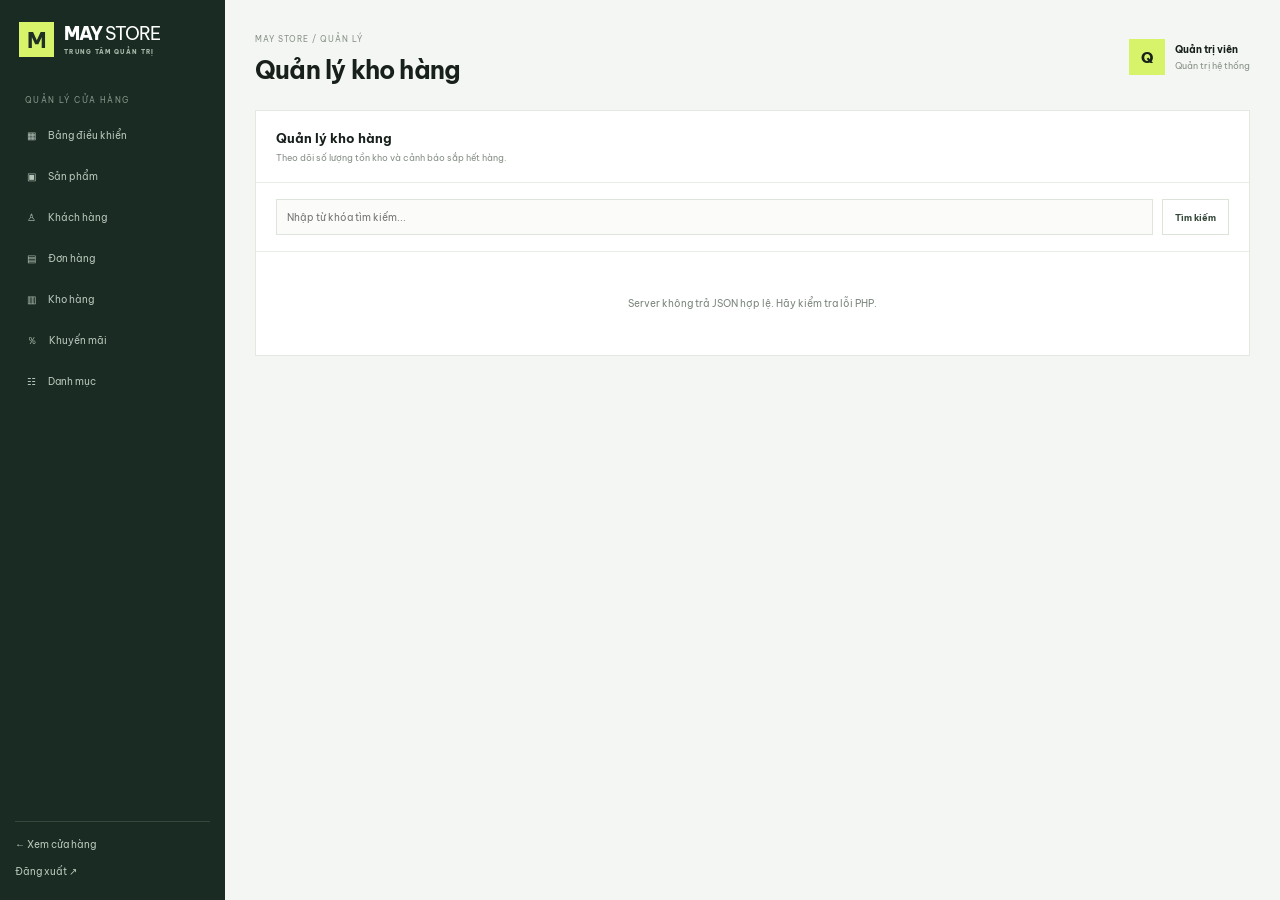
<file: frontend/admin/inventory.html>
<!DOCTYPE html>
<html lang="vi">
 <head>
  <meta charset="utf-8"/>
  <meta content="width=device-width,initial-scale=1" name="viewport"/>
  <title>
   Quản lý kho hàng | May Store
  </title>
  <link href="../assets/css/style.css" rel="stylesheet"/>
  <link href="../assets/css/admin.css" rel="stylesheet"/>
 </head>
 <body class="admin-body">
  <aside class="admin-sidebar">
   <a class="brand" href="../index.html">
    <b class="brand-mark">
     M
    </b>
    <span>
     MAY
     <span class="light">
      STORE
     </span>
     <small>
      TRUNG TÂM QUẢN TRỊ
     </small>
    </span>
   </a>
   <p class="side-label">
    QUẢN LÝ CỬA HÀNG
   </p>
   <a class="side-link" href="dashboard.html">
    ▦　 Bảng điều khiển
   </a>
   <a class="side-link" href="products.html">
    ▣　 Sản phẩm
   </a>
   <a class="side-link" href="customers.html">
    ♙　 Khách hàng
   </a>
   <a class="side-link" href="orders.html">
    ▤　 Đơn hàng
   </a>
   <a class="side-link" href="inventory.html">
    ▥　 Kho hàng
   </a>
   <a class="side-link" href="promotions.html">
    ％　 Khuyến mãi
   </a>
   <a class="side-link" href="categories.html">
    ☷　 Danh mục
   </a>
   <div class="sidebar-bottom">
    <a href="../index.html">
     ← Xem cửa hàng
    </a>
    <button id="admin-logout">
     Đăng xuất ↗
    </button>
   </div>
  </aside>
  <main class="admin-main">
   <header class="admin-top">
    <div>
     <span class="breadcrumb">
      MAY STORE / QUẢN LÝ
     </span>
     <h1>
      Quản lý kho hàng
     </h1>
    </div>
    <div class="admin-user">
     <span class="admin-avatar">
      Q
     </span>
     <span>
      <b>
       Quản trị viên
      </b>
      <small>
       Quản trị hệ thống
      </small>
     </span>
    </div>
   </header>
   <section class="admin-panel standalone-panel">
    <div class="panel-head">
     <div>
      <h2>
       Quản lý kho hàng
      </h2>
      <p>
       Theo dõi số lượng tồn kho và cảnh báo sắp hết hàng.
      </p>
     </div>
    </div>
    <div class="toolbar">
     <input id="admin-generic-search" placeholder="Nhập từ khóa tìm kiếm..."/>
     <button class="admin-secondary" id="generic-search-btn">
      Tìm kiếm
     </button>
    </div>
    <div id="admin-generic-content">
    </div>
   </section>
  </main>
  <script src="../assets/js/admin.js">
  </script>
 </body>
</html>
</file>
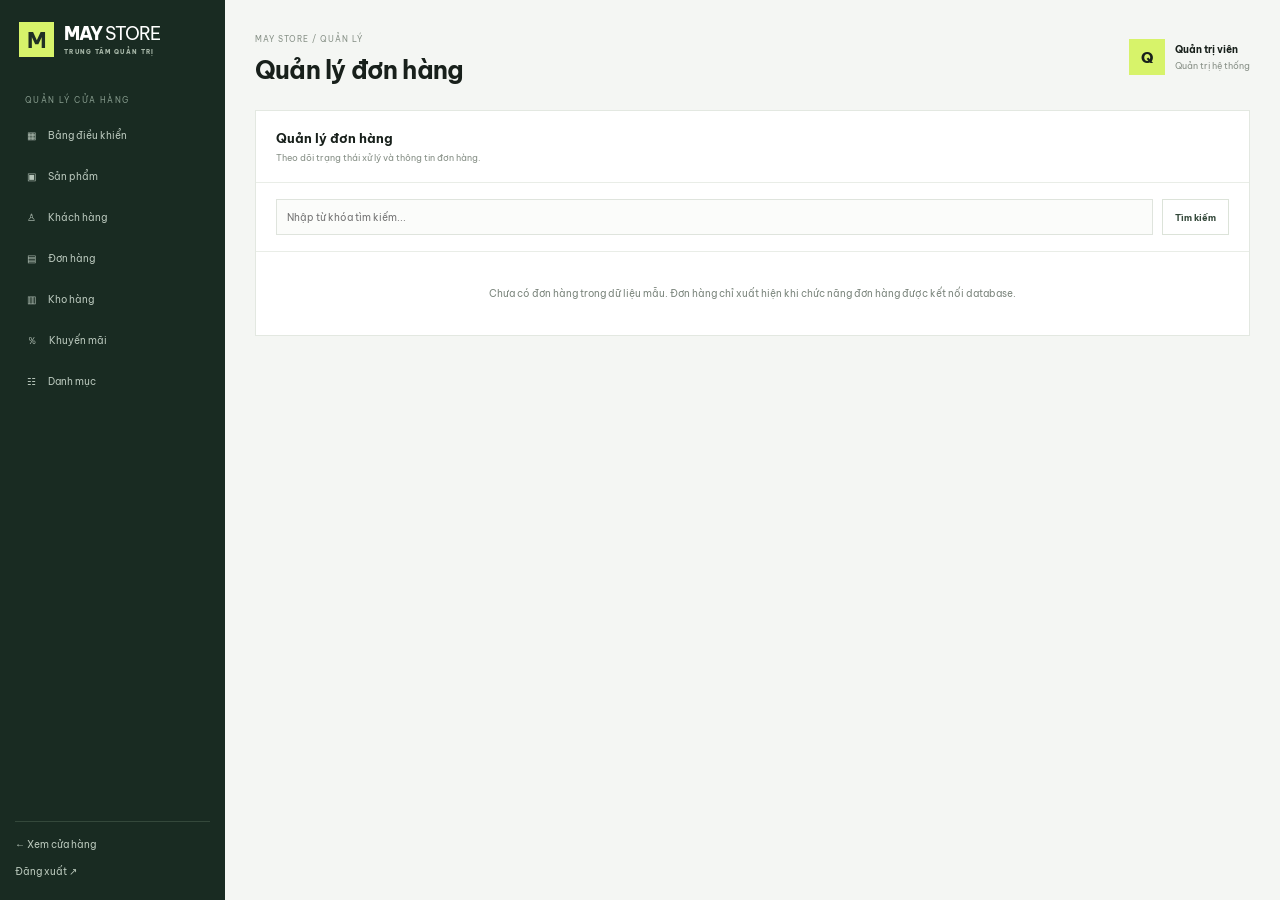
<file: frontend/admin/orders.html>
<!DOCTYPE html>
<html lang="vi">
 <head>
  <meta charset="utf-8"/>
  <meta content="width=device-width,initial-scale=1" name="viewport"/>
  <title>
   Quản lý đơn hàng | May Store
  </title>
  <link href="../assets/css/style.css" rel="stylesheet"/>
  <link href="../assets/css/admin.css" rel="stylesheet"/>
 </head>
 <body class="admin-body">
  <aside class="admin-sidebar">
   <a class="brand" href="../index.html">
    <b class="brand-mark">
     M
    </b>
    <span>
     MAY
     <span class="light">
      STORE
     </span>
     <small>
      TRUNG TÂM QUẢN TRỊ
     </small>
    </span>
   </a>
   <p class="side-label">
    QUẢN LÝ CỬA HÀNG
   </p>
   <a class="side-link" href="dashboard.html">
    ▦　 Bảng điều khiển
   </a>
   <a class="side-link" href="products.html">
    ▣　 Sản phẩm
   </a>
   <a class="side-link" href="customers.html">
    ♙　 Khách hàng
   </a>
   <a class="side-link" href="orders.html">
    ▤　 Đơn hàng
   </a>
   <a class="side-link" href="inventory.html">
    ▥　 Kho hàng
   </a>
   <a class="side-link" href="promotions.html">
    ％　 Khuyến mãi
   </a>
   <a class="side-link" href="categories.html">
    ☷　 Danh mục
   </a>
   <div class="sidebar-bottom">
    <a href="../index.html">
     ← Xem cửa hàng
    </a>
    <button id="admin-logout">
     Đăng xuất ↗
    </button>
   </div>
  </aside>
  <main class="admin-main">
   <header class="admin-top">
    <div>
     <span class="breadcrumb">
      MAY STORE / QUẢN LÝ
     </span>
     <h1>
      Quản lý đơn hàng
     </h1>
    </div>
    <div class="admin-user">
     <span class="admin-avatar">
      Q
     </span>
     <span>
      <b>
       Quản trị viên
      </b>
      <small>
       Quản trị hệ thống
      </small>
     </span>
    </div>
   </header>
   <section class="admin-panel standalone-panel">
    <div class="panel-head">
     <div>
      <h2>
       Quản lý đơn hàng
      </h2>
      <p>
       Theo dõi trạng thái xử lý và thông tin đơn hàng.
      </p>
     </div>
    </div>
    <div class="toolbar">
     <input id="admin-generic-search" placeholder="Nhập từ khóa tìm kiếm..."/>
     <button class="admin-secondary" id="generic-search-btn">
      Tìm kiếm
     </button>
    </div>
    <div id="admin-generic-content">
    </div>
   </section>
  </main>
  <script src="../assets/js/admin.js">
  </script>
 </body>
</html>
</file>
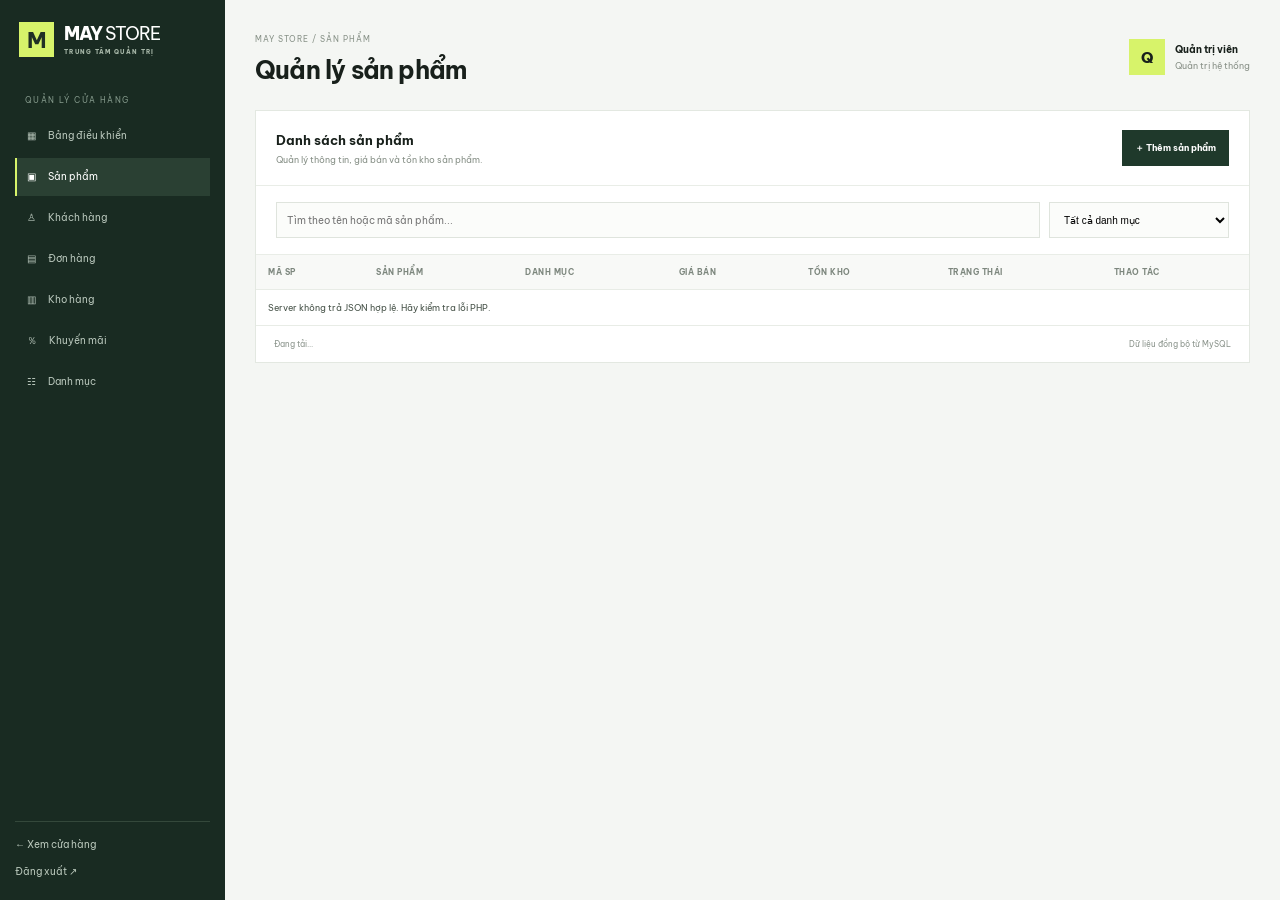
<file: frontend/admin/products.html>
<!DOCTYPE html>
<html lang="vi">
<head>
    <meta charset="utf-8"/>
    <meta content="width=device-width,initial-scale=1" name="viewport"/>
    <title>Quản lý sản phẩm | May Store</title>
    <link href="../assets/css/style.css" rel="stylesheet"/>
    <link href="../assets/css/admin.css" rel="stylesheet"/>
</head>
<body class="admin-body">
    <aside class="admin-sidebar">
        <a class="brand" href="../index.html">
            <b class="brand-mark">M</b>
            <span>MAY <span class="light">STORE</span><small>TRUNG TÂM QUẢN TRỊ</small></span>
        </a>
        <p class="side-label">QUẢN LÝ CỬA HÀNG</p>
        <a class="side-link" href="dashboard.html">▦　 Bảng điều khiển</a>
        <a class="side-link active" href="products.html">▣　 Sản phẩm</a>
        <a class="side-link" href="customers.html">♙　 Khách hàng</a>
        <a class="side-link" href="orders.html">▤　 Đơn hàng</a>
        <a class="side-link" href="inventory.html">▥　 Kho hàng</a>
        <a class="side-link" href="promotions.html">％　 Khuyến mãi</a>
        <a class="side-link" href="categories.html">☷　 Danh mục</a>
        <div class="sidebar-bottom">
            <a href="../index.html">← Xem cửa hàng</a>
            <button id="admin-logout" type="button">Đăng xuất ↗</button>
        </div>
    </aside>

    <main class="admin-main">
        <header class="admin-top">
            <div><span class="breadcrumb">MAY STORE / SẢN PHẨM</span><h1>Quản lý sản phẩm</h1></div>
            <div class="admin-user">
                <span class="admin-avatar">Q</span>
                <span><b>Quản trị viên</b><small>Quản trị hệ thống</small></span>
            </div>
        </header>

        <section class="admin-panel standalone-panel">
            <div class="panel-head">
                <div><h2>Danh sách sản phẩm</h2><p>Quản lý thông tin, giá bán và tồn kho sản phẩm.</p></div>
                <button class="admin-primary" id="open-product-form" type="button">＋ Thêm sản phẩm</button>
            </div>

            <div class="toolbar">
                <input id="admin-product-search" placeholder="Tìm theo tên hoặc mã sản phẩm..."/>
                <select id="admin-category-filter"><option value="">Tất cả danh mục</option></select>
            </div>

            <form class="product-form hidden" id="product-form">
                <h3 id="product-form-title">Thêm sản phẩm mới</h3>
                <div class="admin-form-grid">
                    <label>Mã sản phẩm<input name="ma_san_pham" placeholder="SP021" required/></label>
                    <label>Tên sản phẩm<input name="ten_san_pham" placeholder="Tên sản phẩm" required/></label>
                    <label>Danh mục
                        <select name="danh_muc">
                            <option>Phụ kiện</option><option>Điện thoại</option><option>Âm thanh</option>
                            <option>Phụ kiện máy tính</option><option>Thiết bị đeo</option><option>Linh kiện</option>
                            <option>Màn hình</option><option>Máy tính bảng</option><option>Khác</option>
                        </select>
                    </label>
                    <label>Giá bán (₫)<input min="0" name="gia_ban" required type="number" step="1"/></label>
                    <label>Số lượng tồn<input min="0" name="so_luong_ton" required type="number" value="1" step="1"/></label>
                    <label>Đường dẫn hình ảnh<input name="hinh_anh" placeholder="https://..."/></label>
                    <label class="wide">Mô tả<textarea name="mo_ta" rows="2"></textarea></label>
                </div>
                <div class="form-actions">
                    <button class="admin-primary" type="submit">Lưu sản phẩm</button>
                    <button class="admin-secondary" id="cancel-product-form" type="button">Hủy</button>
                </div>
                <p id="product-form-message" role="status"></p>
            </form>

            <div class="table-wrap">
                <table>
                    <thead><tr><th>MÃ SP</th><th>SẢN PHẨM</th><th>DANH MỤC</th><th>GIÁ BÁN</th><th>TỒN KHO</th><th>TRẠNG THÁI</th><th>THAO TÁC</th></tr></thead>
                    <tbody id="admin-product-rows"><tr><td colspan="7">Đang tải dữ liệu MySQL...</td></tr></tbody>
                </table>
            </div>
            <div class="table-foot">
                <span id="product-count">Đang tải...</span>
                <span>Dữ liệu đồng bộ từ MySQL</span>
            </div>
        </section>
    </main>
    <script src="../assets/js/admin.js"></script>
</body>
</html>
</file>
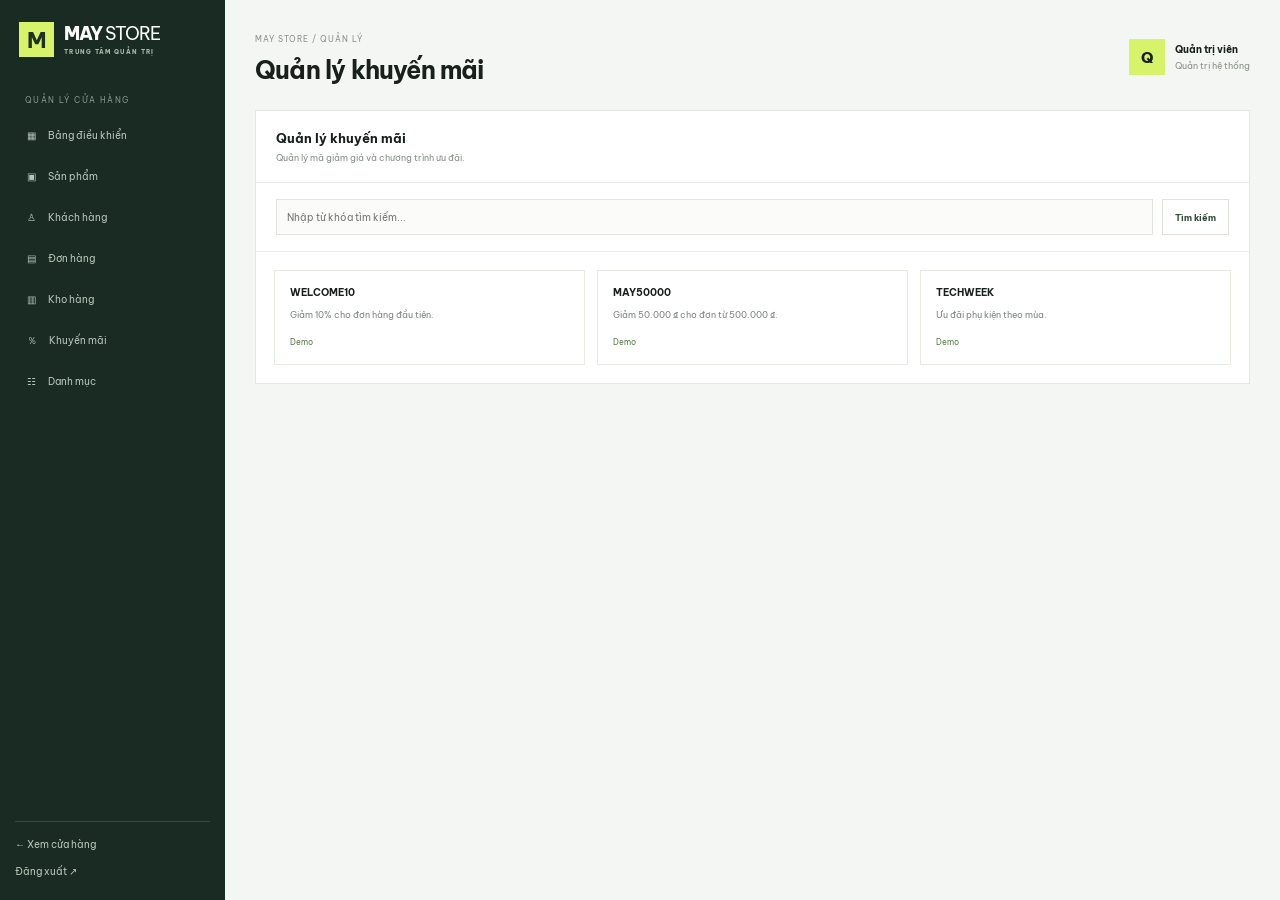
<file: frontend/admin/promotions.html>
<!DOCTYPE html>
<html lang="vi">
 <head>
  <meta charset="utf-8"/>
  <meta content="width=device-width,initial-scale=1" name="viewport"/>
  <title>
   Quản lý khuyến mãi | May Store
  </title>
  <link href="../assets/css/style.css" rel="stylesheet"/>
  <link href="../assets/css/admin.css" rel="stylesheet"/>
 </head>
 <body class="admin-body">
  <aside class="admin-sidebar">
   <a class="brand" href="../index.html">
    <b class="brand-mark">
     M
    </b>
    <span>
     MAY
     <span class="light">
      STORE
     </span>
     <small>
      TRUNG TÂM QUẢN TRỊ
     </small>
    </span>
   </a>
   <p class="side-label">
    QUẢN LÝ CỬA HÀNG
   </p>
   <a class="side-link" href="dashboard.html">
    ▦　 Bảng điều khiển
   </a>
   <a class="side-link" href="products.html">
    ▣　 Sản phẩm
   </a>
   <a class="side-link" href="customers.html">
    ♙　 Khách hàng
   </a>
   <a class="side-link" href="orders.html">
    ▤　 Đơn hàng
   </a>
   <a class="side-link" href="inventory.html">
    ▥　 Kho hàng
   </a>
   <a class="side-link" href="promotions.html">
    ％　 Khuyến mãi
   </a>
   <a class="side-link" href="categories.html">
    ☷　 Danh mục
   </a>
   <div class="sidebar-bottom">
    <a href="../index.html">
     ← Xem cửa hàng
    </a>
    <button id="admin-logout">
     Đăng xuất ↗
    </button>
   </div>
  </aside>
  <main class="admin-main">
   <header class="admin-top">
    <div>
     <span class="breadcrumb">
      MAY STORE / QUẢN LÝ
     </span>
     <h1>
      Quản lý khuyến mãi
     </h1>
    </div>
    <div class="admin-user">
     <span class="admin-avatar">
      Q
     </span>
     <span>
      <b>
       Quản trị viên
      </b>
      <small>
       Quản trị hệ thống
      </small>
     </span>
    </div>
   </header>
   <section class="admin-panel standalone-panel">
    <div class="panel-head">
     <div>
      <h2>
       Quản lý khuyến mãi
      </h2>
      <p>
       Quản lý mã giảm giá và chương trình ưu đãi.
      </p>
     </div>
    </div>
    <div class="toolbar">
     <input id="admin-generic-search" placeholder="Nhập từ khóa tìm kiếm..."/>
     <button class="admin-secondary" id="generic-search-btn">
      Tìm kiếm
     </button>
    </div>
    <div id="admin-generic-content">
    </div>
   </section>
  </main>
  <script src="../assets/js/admin.js">
  </script>
 </body>
</html>
</file>
<file: frontend/assets/css/style.css>
@import url('https://fonts.googleapis.com/css2?family=Be+Vietnam+Pro:wght@400;500;600;700;800&display=swap');
:root {
    --ink:#18201b;
    --muted:#737d75;
    --line:#e3e8e1;
    --paper:#f5f7f3;
    --lime:#d7f36a;
    --green:#20392d
}
* {
    box-sizing:border-box;
    border-radius:0!important
}
html {
    scroll-behavior:smooth
}
body {
    margin:0;
    color:var(--ink);
    font:14px 'Be Vietnam Pro',Arial,sans-serif
}
a {
    color:inherit;
    text-decoration:none
}
button,input {
    font:inherit;
    border-radius:0!important
}
button {
    cursor:pointer
}
.wrap {
    width:min(1180px,calc(100% - 42px));
    margin:auto
}
.topbar {
    background:#19251e;
    color:#d1dbd2;
    font-size:9px;
    letter-spacing:.8px
}
.topbar-in {
    display:flex;
    justify-content:space-between;
    padding:9px 0
}
.head {
    display:flex;
    align-items:center;
    gap:32px;
    padding:20px 0
}
.brand {
    display:flex;
    align-items:center;
    gap:10px;
    font-size:22px;
    font-weight:800;
    letter-spacing:-1px;
    line-height:1;
    white-space:nowrap
}
.brand-mark {
    display:grid;
    place-items:center;
    background:var(--lime);
    width:42px;
    height:42px;
    font-size:27px;
    color:#203025
}
.light {
    font-weight:400
}
.brand small {
    display:block;
    font-size:7px;
    letter-spacing:1.3px;
    margin-top:6px;
    color:#788178
}
.search {
    height:44px;
    display:flex;
    flex:1;
    border:1px solid #dce3db
}
.search input {
    flex:1;
    min-width:0;
    border:0;
    padding:0 14px;
    background:#fafbf9;
    outline:0;
    font-size:11px
}
.search button {
    border:0;
    background:var(--green);
    color:#fff;
    padding:0 18px;
    font-size:9px;
    font-weight:800;
    letter-spacing:.5px
}
.head-links {
    display:flex;
    gap:18px;
    white-space:nowrap;
    font-size:11px;
    font-weight:700
}
.head-links a:last-child {
    display:flex;
    gap:8px;
    align-items:center
}
.head-links b {
    display:grid;
    place-items:center;
    background:var(--lime);
    width:21px;
    height:21px
}
nav {
    border-block:1px solid var(--line)
}
.nav-in {
    display:flex;
    gap:34px
}
.nav-in a {
    font-size:9px;
    font-weight:800;
    letter-spacing:.8px;
    padding:15px 0;
    border-bottom:2px solid transparent;
    color:#677269
}
.nav-in a:hover,.nav-in a.chosen {
    color:#203529;
    border-color:#a6d34e
}
.hero {
    display:grid;
    grid-template-columns:1fr 1fr;
    margin-top:28px;
    background:var(--paper);
    min-height:440px;
    overflow:hidden
}
.hero-copy {
    padding:48px 20px 30px 48px
}
.eyebrow {
    font-size:9px;
    letter-spacing:1.6px;
    font-weight:800;
    color:#68776b;
    margin:0 0 16px
}
.hero h1 {
    font-size:46px;
    line-height:1.18;
    letter-spacing:-2.5px;
    margin:0 0 17px;
    font-weight:800
}
.hero h1 span {
    color:#55774a
}
.intro {
    font-size:12px;
    line-height:1.9;
    color:#6e786f;
    max-width:390px;
    margin:0 0 23px
}
.hero-actions {
    display:flex;
    align-items:center;
    gap:20px
}
.btn {
    display:inline-flex;
    align-items:center;
    justify-content:space-between;
    gap:18px;
    padding:0 17px;
    min-height:44px;
    font-size:9px;
    font-weight:800;
    letter-spacing:.5px;
    border:1px solid transparent
}
.btn.dark {
    background:#1d3025;
    color:#fff
}
.btn.dark:hover {
    background:#34513d
}
.btn.outline {
    background:white;
    border-color:#d7dfd5;
    color:#26392b
}
.btn.lime {
    background:var(--lime);
    color:#203327
}
.under-link {
    font-size:10px;
    font-weight:700;
    border-bottom:1px solid #aeb8ad;
    padding-bottom:5px
}
.stats {
    display:flex;
    gap:30px;
    margin-top:31px;
    padding-top:18px;
    border-top:1px solid #dfe5dc
}
.stats div {
    display:flex;
    flex-direction:column;
    gap:5px
}
.stats b {
    font-size:17px
}
.stats small {
    font-size:9px;
    color:#7d867e
}
.hero-art {
    position:relative;
    min-height:440px;
    overflow:hidden;
    background:#dfe7d9
}
.grid-pattern {
    position:absolute;
    inset:0;
    background-image:linear-gradient(#aebcae40 1px,transparent 1px),linear-gradient(90deg,#aebcae40 1px,transparent 1px);
    background-size:33px 33px
}
.art-top {
    position:absolute;
    right:25px;
    top:24px;
    font-size:9px;
    line-height:1.8;
    letter-spacing:1.6px;
    text-align:right;
    font-weight:800;
    color:#617361
}
.phone {
    position:absolute;
    left:25%;
    top:55px;
    width:158px;
    height:285px;
    background:#202925;
    padding:7px;
    transform:rotate(-8deg);
    box-shadow:20px 22px 30px #22372b2b
}
.phone:before {
    content:'';
    position:absolute;
    z-index:2;
    top:7px;
    left:40%;
    width:30px;
    height:5px;
    background:#17221b
}
.phone-orb {
    height:100%;
    background:radial-gradient(circle at 35% 28%,#f1f4d2,#b4cf94 30%,#5f805f 60%,#2b4635)
}
.phone i,.phone em {
    position:absolute;
    left:15px;
    bottom:35px;
    width:95px;
    height:4px;
    background:#e6eedf
}
.phone em {
    bottom:23px;
    width:58px;
    opacity:.7
}
.buds {
    position:absolute;
    right:13%;
    top:115px;
    width:145px;
    height:150px;
    transform:rotate(10deg)
}
.buds i {
    position:absolute;
    top:0;
    width:32px;
    height:62px;
    background:linear-gradient(90deg,#fff,#cbd5c8);
    border:1px solid #b4beb1
}
.buds i:first-child {
    left:15px;
    transform:rotate(-20deg)
}
.buds i:nth-child(2) {
    right:20px;
    transform:rotate(20deg)
}
.buds i:after {
    content:'';
    position:absolute;
    bottom:-18px;
    left:8px;
    width:12px;
    height:30px;
    background:#f8faf4;
    border:1px solid #b4beb1
}
.buds b {
    position:absolute;
    bottom:0;
    left:10px;
    width:105px;
    height:58px;
    background:linear-gradient(#fafbf7,#d2dcd0);
    border:1px solid #b7c2b5
}
.art-bottom {
    position:absolute;
    bottom:24px;
    left:25px;
    right:25px;
    border-top:1px solid #adbdab;
    padding-top:12px;
    display:flex;
    justify-content:space-between;
    align-items:end;
    color:#566958
}
.art-bottom small {
    font-size:8px;
    letter-spacing:1.3px
}
.art-bottom b {
    font-size:11px;
    line-height:1.7;
    text-align:right
}
.benefits {
    display:grid;
    grid-template-columns:repeat(4,1fr);
    border:1px solid var(--line);
    margin-top:22px
}
.benefits>div {
    display:flex;
    align-items:center;
    gap:11px;
    padding:16px;
    border-right:1px solid var(--line)
}
.benefits>div:last-child {
    border:0
}
.benefits i {
    display:grid;
    place-items:center;
    width:34px;
    height:34px;
    background:#edf2e6;
    color:#4e6b44;
    font-size:17px;
    font-style:normal;
    flex-shrink:0
}
.benefits p {
    display:flex;
    flex-direction:column;
    gap:5px;
    margin:0
}
.benefits b {
    font-size:10px
}
.benefits small {
    font-size:8px;
    color:#7e887f
}
.products {
    padding:70px 0 65px
}
.section-head {
    display:flex;
    align-items:end;
    justify-content:space-between
}
.section-head .eyebrow {
    margin-bottom:10px
}
.section-head h2 {
    font-size:30px;
    letter-spacing:-1.2px;
    margin:0
}
.section-head h2 span {
    color:#86a94d
}
.sub {
    font-size:11px;
    color:#788179;
    margin:10px 0 0
}
.tabs {
    display:flex;
    gap:25px;
    overflow:auto;
    border-bottom:1px solid var(--line);
    margin-top:28px
}
.tabs button {
    white-space:nowrap;
    border:0;
    border-bottom:2px solid transparent;
    background:white;
    padding:0 0 13px;
    color:#788078;
    font-size:10px
}
.tabs button.active {
    border-color:#a4d24b;
    color:#293b2d;
    font-weight:800
}
.tabs small {
    color:#78974d;
    margin-left:5px
}
.product-grid {
    display:grid;
    grid-template-columns:repeat(4,minmax(0,1fr));
    gap:15px;
    margin-top:22px
}
.product-card {
    border:1px solid var(--line);
    min-width:0;
    transition:.2s
}
.product-card:hover {
    border-color:#afc49d;
    transform:translateY(-2px)
}
.product-image {
    height:178px;
    background:#f3f6f0;
    display:grid;
    place-items:center;
    position:relative;
    overflow:hidden
}
.product-image:before {
    content:'';
    position:absolute;
    width:130px;
    height:130px;
    border:1px solid #e0e7dc;
    transform:rotate(45deg)
}
.product-symbol {
    z-index:1;
    display:grid;
    place-items:center;
    width:100px;
    height:100px;
    background:linear-gradient(140deg,#e4ebdd,#c1d0ba);
    border:1px solid #c4d1bd;
    color:#3a513b;
    font-size:44px;
    box-shadow:12px 14px 20px #293d2a12
}
.product-symbol.phone {
    width:65px;
    height:115px;
    border:5px solid #2b372d;
    background:linear-gradient(150deg,#d7e7ca,#6c8d6c);
    font-size:24px
}
.product-symbol.audio {
    border-radius:50%!important
}
.product-symbol.keyboard {
    width:135px;
    height:65px;
    font-size:31px
}
.product-badge {
    position:absolute;
    top:10px;
    left:10px;
    z-index:2;
    background:var(--lime);
    padding:5px 7px;
    font-size:7px;
    font-weight:800;
    letter-spacing:.4px
}
.product-badge.out {
    background:#e7eae5;
    color:#777
}
.product-info {
    padding:13px
}
.product-category {
    font-size:8px;
    color:#818b81;
    margin:0 0 7px
}
.product-name {
    font-size:11px;
    line-height:1.6;
    min-height:35px;
    margin:0;
    font-weight:700
}
.price-row {
    display:flex;
    align-items:center;
    gap:7px;
    flex-wrap:wrap;
    margin-top:10px
}
.price {
    font-size:13px;
    font-weight:800
}
.old-price {
    font-size:9px;
    color:#939b92;
    text-decoration:line-through
}
.product-bottom {
    display:flex;
    align-items:center;
    justify-content:space-between;
    margin-top:13px;
    padding-top:11px;
    border-top:1px solid #edf0eb
}
.stock {
    font-size:8px;
    color:#6f806c
}
.stock.low {
    color:#b8663a
}
.add {
    width:30px;
    height:30px;
    border:1px solid #dbe2d8;
    background:white;
    color:#304632;
    font-size:18px
}
.add:hover {
    background:var(--lime);
    border-color:var(--lime)
}
.add:disabled {
    opacity:.4
}
.center {
    text-align:center;
    margin-top:28px
}
.promo {
    display:grid;
    grid-template-columns:1fr 1fr;
    background:#20392d;
    color:white;
    margin-bottom:65px;
    min-height:245px
}
.promo>div:first-child {
    padding:35px 40px
}
.promo .eyebrow {
    color:#c2d9a5
}
.promo h2 {
    font-size:28px;
    line-height:1.3;
    letter-spacing:-1px;
    margin:0 0 10px
}
.promo p:not(.eyebrow) {
    font-size:10px;
    line-height:1.8;
    color:#c3d0c5;
    max-width:350px;
    margin-bottom:20px
}
.promo-art {
    background:#2a4936;
    position:relative;
    overflow:hidden
}
.ring {
    position:absolute;
    right:90px;
    top:-55px;
    width:250px;
    height:250px;
    border:1px solid #b6d59b66;
    border-radius:50%!important;
    box-shadow:0 0 0 25px #b6d59b0b,0 0 0 50px #b6d59b08
}
.keyboard {
    position:absolute;
    top:85px;
    left:20%;
    width:235px;
    height:80px;
    background:repeating-linear-gradient(90deg,#bac8ae 0 15px,#526b55 15px 18px);
    border:8px solid #d2dbc9;
    transform:rotate(-12deg);
    box-shadow:15px 20px 20px #0b1b11
}
.mouse {
    position:absolute;
    top:75px;
    right:12%;
    width:55px;
    height:90px;
    border:5px solid #d2dbc9;
    background:#8ca385;
    transform:rotate(18deg)
}
.promo-art>b {
    position:absolute;
    bottom:16px;
    left:18px;
    font-size:9px;
    letter-spacing:2px;
    line-height:1.8;
    color:#d8e4d2
}
footer {
    background:#f4f6f3;
    border-top:1px solid var(--line)
}
.footer-grid {
    display:grid;
    grid-template-columns:1.4fr 1fr 1fr 1.2fr;
    gap:35px;
    padding:38px 0
}
.footer-grid>div>b {
    display:block;
    font-size:9px;
    letter-spacing:.7px;
    margin:5px 0 16px
}
.footer-grid p {
    font-size:9px;
    line-height:1.8;
    color:#788178;
    max-width:220px
}
.footer-grid>div>a:not(.brand) {
    display:block;
    font-size:10px;
    color:#68736a;
    margin:11px 0
}
.footer-grid form {
    display:flex;
    height:36px;
    border:1px solid #dbe1d8
}
.footer-grid input {
    width:100%;
    min-width:0;
    border:0;
    padding:0 10px;
    font-size:10px
}
.footer-grid form button {
    width:38px;
    border:0;
    background:#20392d;
    color:white
}
.foot-bottom {
    border-top:1px solid #dfe5dc;
    padding:14px 0;
    display:flex;
    justify-content:space-between;
    font-size:8px;
    letter-spacing:.7px;
    color:#899188
}
.toast {
    position:fixed;
    right:20px;
    bottom:20px;
    padding:14px 18px;
    background:#1e3326;
    color:white;
    font-size:11px;
    max-width:320px;
    opacity:0;
    transform:translateY(8px);
    pointer-events:none;
    transition:.2s;
    z-index:20
}
.toast.show {
    opacity:1;
    transform:translateY(0)
}
.empty-state {
    grid-column:1/-1;
    text-align:center;
    padding:40px;
    border:1px dashed #d7dfd4;
    color:#7c867d
}
@media(max-width:900px) {
    .head {
        gap:18px;
        flex-wrap:wrap
    }
    .search {
        order:3;
        flex-basis:100%
    }
    .hero-copy {
        padding-left:28px
    }
    .hero h1 {
        font-size:39px
    }
    .benefits {
        grid-template-columns:repeat(2,1fr)
    }
    .benefits>div:nth-child(2) {
        border-right:0
    }
    .benefits>div:nth-child(-n+2) {
        border-bottom:1px solid var(--line)
    }
    .product-grid {
        grid-template-columns:repeat(3,minmax(0,1fr))
    }
    .footer-grid {
        grid-template-columns:repeat(2,1fr)
    }
}
@media(max-width:620px) {
    .wrap {
        width:calc(100% - 28px)
    }
    .topbar {
        font-size:7px
    }
    .head {
        padding:14px 0;
        gap:10px
    }
    .brand {
        font-size:18px
    }
    .brand-mark {
        width:35px;
        height:35px
    }
    .head-links {
        margin-left:auto;
        gap:10px;
        font-size:9px
    }
    .nav-in {
        gap:20px;
        overflow:auto
    }
    .nav-in a {
        white-space:nowrap;
        font-size:8px
    }
    .hero {
        grid-template-columns:1fr;
        margin-top:14px
    }
    .hero-copy {
        padding:30px 20px
    }
    .hero h1 {
        font-size:37px
    }
    .hero-art {
        min-height:330px
    }
    .phone {
        left:22%;
        top:35px;
        transform:scale(.82) rotate(-8deg);
        transform-origin:top left
    }
    .buds {
        right:10%;
        top:90px;
        transform:scale(.8) rotate(10deg);
        transform-origin:top right
    }
    .stats {
        gap:18px
    }
    .stats b {
        font-size:15px
    }
    .stats small {
        font-size:8px
    }
    .benefits>div {
        padding:12px 9px;
        gap:7px
    }
    .benefits b {
        font-size:9px
    }
    .benefits small {
        font-size:7px
    }
    .benefits i {
        width:28px;
        height:28px
    }
    .products {
        padding:48px 0
    }
    .section-head h2 {
        font-size:25px
    }
    .sub {
        font-size:9px;
        max-width:245px;
        line-height:1.7
    }
    .section-head>.under-link {
        font-size:8px;
        white-space:nowrap
    }
    .tabs {
        gap:19px
    }
    .product-grid {
        grid-template-columns:repeat(2,minmax(0,1fr));
        gap:9px
    }
    .product-image {
        height:145px
    }
    .product-symbol {
        width:83px;
        height:83px;
        font-size:36px
    }
    .product-symbol.phone {
        height:100px;
        width:58px
    }
    .product-symbol.keyboard {
        width:110px;
        height:55px
    }
    .product-info {
        padding:10px
    }
    .product-name {
        font-size:10px
    }
    .price {
        font-size:11px
    }
    .promo {
        grid-template-columns:1fr;
        margin-bottom:40px
    }
    .promo>div:first-child {
        padding:28px 22px
    }
    .promo-art {
        min-height:180px
    }
    .keyboard {
        top:40px
    }
    .mouse {
        top:35px
    }
    .footer-grid {
        grid-template-columns:1fr 1fr;
        gap:22px 16px
    }
    .footer-grid>div:first-child {
        grid-column:1/-1
    }
    .foot-bottom {
        flex-direction:column;
        gap:8px;
        font-size:7px
    }
}
</file>
<file: frontend/assets/css/pages.css>
.simple-head {
    height:82px;
    border-bottom:1px solid #e3e8e1;
    display:flex;
    align-items:center;
    justify-content:space-between;
    padding:0 max(20px,calc((100% - 1180px)/2))
}
.simple-head>a:last-child {
    font-size:10px;
    font-weight:700
}
.auth-wrap {
    width:min(1000px,calc(100% - 32px));
    margin:45px auto 70px;
    display:grid;
    grid-template-columns:.9fr 1.1fr;
    border:1px solid #e3e8e1
}
.auth-side {
    background:#e7ecdf;
    padding:42px 35px;
    display:flex;
    flex-direction:column;
    justify-content:center
}
.auth-side h1 {
    font-size:31px;
    line-height:1.3;
    letter-spacing:-1.3px;
    margin:0 0 16px
}
.auth-side>p:not(.eyebrow) {
    font-size:11px;
    line-height:1.9;
    color:#697569
}
.auth-note {
    margin-top:45px;
    padding-top:14px;
    border-top:1px solid #cbd5c6;
    font-size:8px;
    letter-spacing:1px;
    font-weight:800
}
.form-panel {
    padding:35px;
    display:flex;
    flex-direction:column;
    gap:14px
}
.form-panel h2 {
    font-size:25px;
    margin:-6px 0
}
.form-intro {
    font-size:10px;
    color:#788178;
    margin:0 0 4px
}
.form-panel label {
    display:flex;
    flex-direction:column;
    gap:7px;
    flex:1;
    font-size:10px;
    font-weight:700;
    color:#4d5a4e
}
.form-panel input,.form-panel select {
    height:41px;
    border:1px solid #dce3da;
    background:#fbfcfa;
    padding:0 11px;
    outline:0;
    font-size:10px;
    min-width:0
}
.form-panel input:focus {
    border-color:#7e9b68
}
.form-two {
    display:flex;
    gap:12px
}
.full {
    width:100%;
    justify-content:space-between
}
.form-foot {
    text-align:center;
    font-size:10px;
    color:#758076;
    margin:0
}
.form-foot a {
    font-weight:800;
    text-decoration:underline;
    color:#304b35
}
.form-message {
    font-size:10px;
    color:#a65a36;
    line-height:1.5;
    margin:0
}
.demo-hint {
    font-size:9px;
    color:#879187;
    text-align:center
}
.page-wrap {
    width:min(1180px,calc(100% - 32px));
    margin:42px auto 75px
}
.page-title {
    font-size:32px;
    letter-spacing:-1.4px;
    margin:0 0 28px
}
.page-title span {
    color:#86a94d
}
.cart-layout {
    display:grid;
    grid-template-columns:1.6fr .8fr;
    gap:22px;
    align-items:start
}
.cart-table,.summary-panel {
    border:1px solid #e3e8e1;
    padding:18px
}
.cart-item {
    display:grid;
    grid-template-columns:65px 1fr auto;
    gap:13px;
    padding:14px 0;
    border-bottom:1px solid #edf0eb;
    align-items:center
}
.cart-item:first-child {
    padding-top:0
}
.cart-item:last-child {
    border:0
}
.cart-item-art {
    height:65px;
    display:grid;
    place-items:center;
    background:#edf2e7;
    color:#3b553d;
    font-size:26px
}
.cart-item h3 {
    font-size:11px;
    margin:0 0 6px
}
.cart-item small {
    font-size:9px;
    color:#899188
}
.cart-price {
    font-size:11px
}
.quantity-control {
    display:flex;
    align-items:center;
    margin-top:8px
}
.quantity-control button {
    width:25px;
    height:24px;
    background:#fff;
    border:1px solid #dce3da
}
.quantity-control span {
    width:28px;
    text-align:center;
    font-size:10px
}
.remove-item {
    display:block;
    border:0;
    background:transparent;
    padding:7px 0 0;
    color:#a45c42;
    font-size:9px
}
.summary-panel h2 {
    font-size:15px;
    margin:0 0 15px
}
.summary-row {
    display:flex;
    justify-content:space-between;
    gap:12px;
    padding:12px 0;
    border-bottom:1px solid #edf0eb;
    font-size:10px;
    color:#6d786e
}
.summary-row b {
    color:#29392d
}
.summary-row.total {
    border:0;
    padding:18px 0;
    font-size:11px
}
.summary-row.total b {
    font-size:17px
}
.summary-note {
    font-size:9px;
    color:#899188;
    line-height:1.7
}
.empty-panel {
    text-align:center;
    border:1px solid #e3e8e1;
    padding:55px 18px
}
.empty-icon {
    width:50px;
    height:50px;
    background:#eaf0e1;
    display:grid;
    place-items:center;
    font-size:22px;
    margin:0 auto 14px
}
.empty-panel h2 {
    font-size:18px;
    margin:0 0 9px
}
.empty-panel p {
    font-size:11px;
    line-height:1.8;
    color:#788278;
    max-width:420px;
    margin:0 auto 20px
}
.profile-panel {
    max-width:700px;
    border:1px solid #e3e8e1
}
.detail-layout {
    display:grid;
    grid-template-columns:1fr 1fr;
    gap:35px
}
.detail-art {
    min-height:350px;
    background:#e7ecdf;
    display:grid;
    place-items:center;
    text-align:center;
    font-size:55px;
    font-weight:800;
    color:#506b4c
}
.detail-copy {
    padding:15px 0
}
.detail-copy .page-title {
    margin:0 0 15px
}
.detail-copy>p:not(.eyebrow) {
    font-size:11px;
    line-height:1.8;
    color:#778177
}
.detail-price {
    font-size:24px;
    font-weight:800;
    margin:20px 0
}
.detail-price del {
    font-size:12px;
    color:#929992;
    font-weight:400;
    margin-left:10px
}
.detail-stock {
    color:#4e7445!important
}
.detail-qty {
    display:flex;
    align-items:center;
    gap:18px;
    font-size:10px;
    font-weight:700;
    margin:20px 0
}
.detail-qty input {
    width:70px;
    height:38px;
    border:1px solid #dce3da;
    padding:0 10px
}
.detail-actions {
    display:flex;
    gap:9px;
    flex-wrap:wrap
}
.detail-note {
    border-top:1px solid #e4e9e1;
    padding-top:13px;
    margin-top:20px;
    font-size:9px!important
}
@media(max-width:700px) {
    .simple-head {
        height:70px;
        padding:0 14px
    }
    .simple-head .brand {
        font-size:16px
    }
    .simple-head .brand-mark {
        width:31px;
        height:31px
    }
    .simple-head>a:last-child {
        font-size:8px
    }
    .auth-wrap {
        grid-template-columns:1fr;
        margin:18px auto 40px
    }
    .auth-side {
        padding:25px
    }
    .auth-side h1 {
        font-size:26px
    }
    .auth-note {
        margin-top:20px
    }
    .form-panel {
        padding:23px 18px
    }
    .form-two {
        flex-direction:column
    }
    .cart-layout,.detail-layout {
        grid-template-columns:1fr
    }
    .cart-item {
        grid-template-columns:52px 1fr auto;
        gap:9px
    }
    .cart-item-art {
        height:52px
    }
    .page-title {
        font-size:27px
    }
    .page-wrap {
        margin-top:28px
    }
    .cart-table,.summary-panel {
        padding:12px
    }
    .detail-art {
        min-height:240px
    }
}
</file>
<file: frontend/assets/css/admin.css>
.admin-body {
    background:#f4f6f3;
    min-height:100vh
}
.admin-sidebar {
    position:fixed;
    inset:0 auto 0 0;
    width:225px;
    background:#192b22;
    color:#dce6dd;
    padding:22px 15px;
    display:flex;
    flex-direction:column;
    z-index:5
}
.admin-sidebar .brand {
    font-size:18px;
    color:white;
    margin:0 0 38px 4px
}
.admin-sidebar .brand-mark {
    width:35px;
    height:35px;
    font-size:22px
}
.admin-sidebar .brand small {
    color:#a6b6a7;
    font-size:6px
}
.side-label {
    font-size:8px;
    letter-spacing:1.4px;
    color:#83988a;
    margin:0 10px 12px
}
.side-link {
    padding:12px 10px;
    color:#b7c5ba;
    font-size:10px;
    border-left:2px solid transparent;
    margin-bottom:3px
}
.side-link:hover,.side-link.active {
    background:#2a4033;
    color:#fff;
    border-left-color:#d7f36a
}
.sidebar-bottom {
    margin-top:auto;
    border-top:1px solid #34483b;
    padding-top:16px;
    display:flex;
    flex-direction:column;
    gap:14px
}
.sidebar-bottom a,.sidebar-bottom button {
    font-size:10px;
    color:#b8c6ba;
    background:transparent;
    border:0;
    text-align:left;
    padding:0
}
.admin-main {
    margin-left:225px;
    padding:28px 30px 55px;
    max-width:1700px
}
.admin-top {
    display:flex;
    justify-content:space-between;
    align-items:center;
    margin-bottom:24px
}
.breadcrumb {
    font-size:8px;
    color:#879187;
    letter-spacing:1px
}
.admin-top h1 {
    font-size:25px;
    letter-spacing:-.8px;
    margin:8px 0 0
}
.admin-user {
    display:flex;
    align-items:center;
    gap:10px
}
.admin-avatar {
    display:grid;
    place-items:center;
    width:36px;
    height:36px;
    background:#d7f36a;
    font-size:15px;
    font-weight:800
}
.admin-user b,.admin-user small {
    display:block
}
.admin-user b {
    font-size:10px
}
.admin-user small {
    font-size:9px;
    color:#899188;
    margin-top:4px
}
.welcome-banner {
    background:#203a2d;
    color:white;
    padding:25px 28px;
    display:flex;
    justify-content:space-between;
    align-items:center;
    overflow:hidden
}
.welcome-banner .eyebrow {
    color:#bfdc9d
}
.welcome-banner h2 {
    font-size:23px;
    margin:0 0 8px
}
.welcome-banner p:not(.eyebrow) {
    font-size:10px;
    color:#c1d0c3;
    margin:0
}
.welcome-mark {
    font-size:100px;
    color:#d7f36a;
    font-weight:800;
    letter-spacing:-10px;
    margin-right:25px
}
.metric-grid {
    display:grid;
    grid-template-columns:repeat(4,1fr);
    gap:13px;
    margin:17px 0
}
.metric {
    position:relative;
    background:#fff;
    border:1px solid #e4e8e2;
    padding:18px 16px;
    min-height:122px
}
.metric>span {
    display:block;
    font-size:8px;
    letter-spacing:.7px;
    color:#7e887f;
    font-weight:700
}
.metric>b {
    display:block;
    font-size:25px;
    margin:12px 0 5px
}
.metric>small {
    font-size:8px;
    color:#8c958c
}
.metric>i {
    position:absolute;
    right:15px;
    top:15px;
    font-size:17px;
    color:#8da36f;
    font-style:normal
}
.admin-content-grid {
    display:grid;
    grid-template-columns:1.5fr .8fr;
    gap:15px
}
.admin-panel {
    background:#fff;
    border:1px solid #e3e8e1;
    min-width:0
}
.panel-head {
    display:flex;
    align-items:center;
    justify-content:space-between;
    gap:14px;
    padding:19px 20px;
    border-bottom:1px solid #e9ede7
}
.panel-head h2 {
    font-size:13px;
    margin:0 0 6px
}
.panel-head p {
    font-size:9px;
    color:#879087;
    margin:0
}
.panel-head>a {
    font-size:9px;
    font-weight:700;
    white-space:nowrap
}
.table-wrap {
    overflow:auto
}
table {
    width:100%;
    border-collapse:collapse;
    white-space:nowrap
}
th {
    text-align:left;
    background:#f8f9f7;
    color:#7d877e;
    font-size:8px;
    letter-spacing:.5px;
    padding:12px;
    border-bottom:1px solid #e8ece6
}
td {
    padding:12px;
    border-bottom:1px solid #eef0ec;
    font-size:9px;
    color:#48544a
}
tbody tr:last-child td {
    border-bottom:0
}
.sku {
    font-size:8px;
    color:#8a938a
}
.table-product {
    font-weight:700;
    color:#27352b
}
.status-pill {
    display:inline-block;
    padding:5px 7px;
    background:#edf4e4;
    color:#4d7042;
    font-size:8px;
    font-weight:700
}
.status-pill.low {
    background:#fff0e5;
    color:#aa613a
}
.quick-panel {
    padding-bottom:8px
}
.quick-action {
    display:flex;
    align-items:center;
    gap:11px;
    margin:0 16px;
    padding:16px 0;
    border-bottom:1px solid #edf0eb
}
.quick-action:last-child {
    border:0
}
.quick-action>span {
    width:34px;
    height:34px;
    display:grid;
    place-items:center;
    background:#eff4e7;
    color:#47633e;
    font-size:16px
}
.quick-action div {
    flex:1
}
.quick-action b,.quick-action small {
    display:block
}
.quick-action b {
    font-size:9px
}
.quick-action small {
    font-size:8px;
    color:#8a938b;
    margin-top:5px
}
.quick-action strong {
    font-size:14px;
    color:#768a67
}
.standalone-panel {
    margin-top:14px
}
.admin-primary,.admin-secondary {
    min-height:36px;
    padding:0 12px;
    font-size:9px;
    font-weight:700;
    border:1px solid #1f392b
}
.admin-primary {
    background:#1f392b;
    color:white
}
.admin-secondary {
    background:white;
    color:#34483a;
    border-color:#dce3d9
}
.toolbar {
    display:flex;
    gap:9px;
    padding:16px 20px;
    border-bottom:1px solid #e9ede7
}
.toolbar input,.toolbar select {
    height:36px;
    border:1px solid #dfe4dd;
    padding:0 10px;
    background:#fbfcfa;
    min-width:0;
    font-size:10px
}
.toolbar input {
    flex:1
}
.toolbar select {
    width:180px
}
.product-form {
    padding:20px;
    border-bottom:1px solid #e7ece4;
    background:#fbfcfa
}
.product-form h3 {
    font-size:13px;
    margin:0 0 16px
}
.admin-form-grid {
    display:grid;
    grid-template-columns:repeat(3,1fr);
    gap:13px
}
.admin-form-grid label {
    display:flex;
    flex-direction:column;
    gap:7px;
    font-size:9px;
    font-weight:700;
    color:#536055
}
.admin-form-grid input,.admin-form-grid select,.admin-form-grid textarea {
    border:1px solid #dce3d9;
    background:white;
    padding:9px;
    font-size:10px;
    min-width:0
}
.admin-form-grid .wide {
    grid-column:1/-1
}
.form-actions {
    display:flex;
    gap:8px;
    margin-top:14px
}
.hidden {
    display:none!important
}
.table-foot {
    display:flex;
    justify-content:space-between;
    padding:13px 18px;
    color:#8b948c;
    font-size:8px;
    border-top:1px solid #e8ece6
}
.generic-cards {
    display:grid;
    grid-template-columns:repeat(3,1fr);
    gap:12px;
    padding:18px
}
.generic-card {
    border:1px solid #e5eae3;
    padding:15px
}
.generic-card b {
    font-size:10px;
    display:block;
    margin-bottom:8px
}
.generic-card p {
    font-size:9px;
    color:#7d877e;
    line-height:1.6
}
.generic-card span {
    font-size:8px;
    color:#597b4b
}
.generic-empty {
    padding:35px;
    text-align:center;
    color:#7d877e;
    font-size:10px
}
.hidden {
    display:none!important
}
@media(max-width:1000px) {
    .admin-sidebar {
        width:190px
    }
    .admin-main {
        margin-left:190px;
        padding:22px 16px
    }
    .metric-grid {
        grid-template-columns:repeat(2,1fr)
    }
    .admin-content-grid {
        grid-template-columns:1fr
    }
    .admin-form-grid {
        grid-template-columns:repeat(2,1fr)
    }
}
@media(max-width:650px) {
    .admin-sidebar {
        position:static;
        width:100%;
        height:auto;
        padding:12px;
        display:block
    }
    .admin-sidebar .brand {
        margin:0 0 10px
    }
    .side-label {
        display:none
    }
    .side-link {
        display:inline-block;
        padding:8px 6px;
        font-size:8px
    }
    .sidebar-bottom {
        display:none
    }
    .admin-main {
        margin:0;
        padding:18px 10px
    }
    .admin-top h1 {
        font-size:21px
    }
    .admin-user {
        display:none
    }
    .welcome-banner {
        padding:18px
    }
    .welcome-mark {
        font-size:55px;
        margin:0
    }
    .metric-grid {
        gap:7px
    }
    .metric {
        padding:13px 10px
    }
    .metric>b {
        font-size:21px
    }
    .panel-head {
        padding:14px
    }
    .toolbar {
        padding:10px;
        flex-wrap:wrap
    }
    .toolbar select {
        width:100%
    }
    .admin-form-grid {
        grid-template-columns:1fr
    }
    .table-foot {
        flex-direction:column;
        gap:8px
    }
    .generic-cards {
        grid-template-columns:1fr
    }
}
</file>
